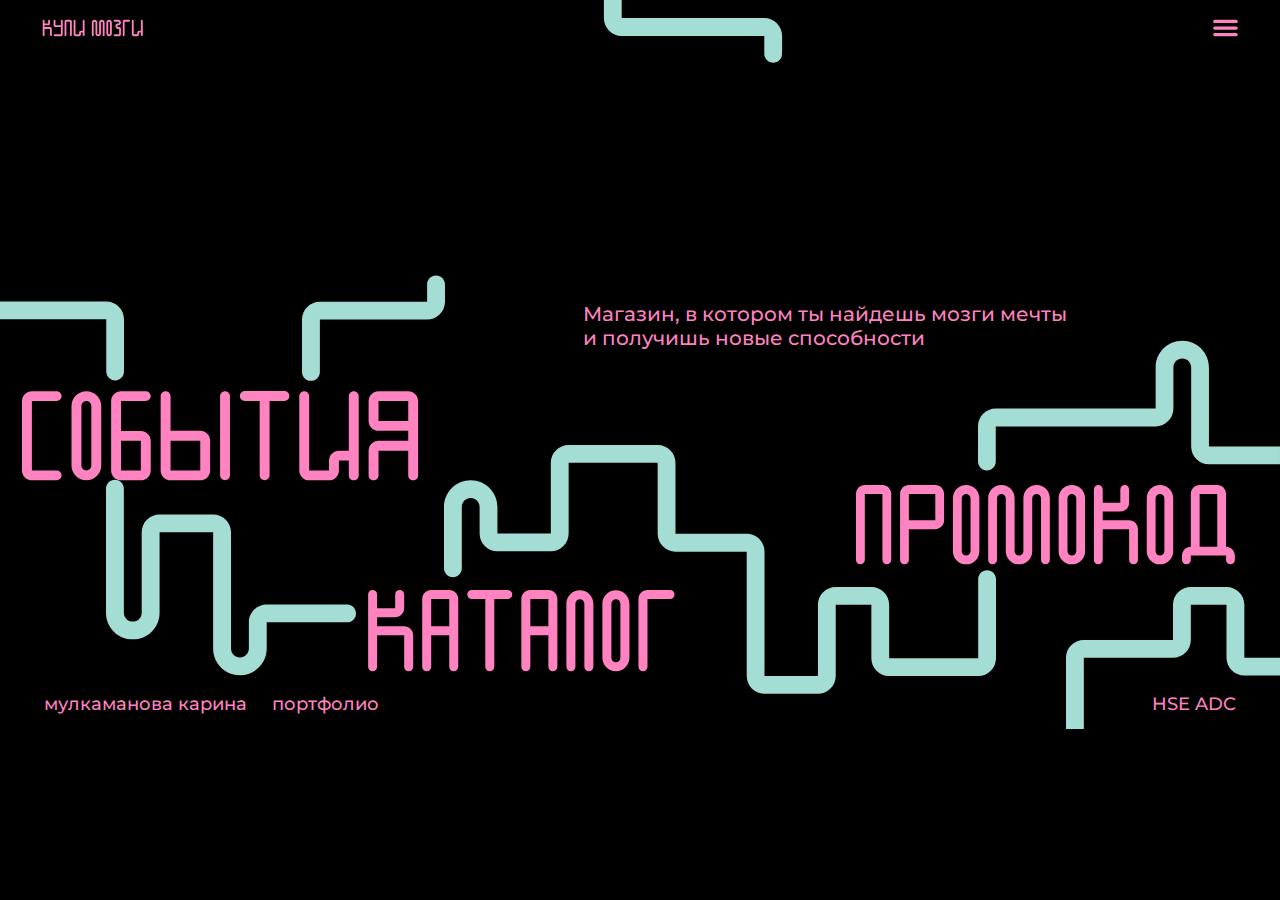
<file: index.html>
<!DOCTYPE html>
<html lang="en" dir="ltr">
  <head>
    <meta charset="utf-8">
    <title>Главная</title>
    <meta name="viewport" content="width=device-width, initial-scale=1">
    <meta property="og:url" content="https://karinamulk.github.io/promosite/">
    <meta property="og:title" content="KupiMozgiPromosite">
    <meta property="og:description" content="Промосайт магазина «Купи мозги»">
    <meta property="og:image" content="">
    <link rel="icon" type="image/svg" href="https://raw.githubusercontent.com/karinamulk/promosite/main/images/flavicon.png">
    <script src="https://ajax.googleapis.com/ajax/libs/jquery/3.5.1/jquery.min.js"></script>
    <link rel="preconnect" href="https://fonts.gstatic.com">
    <link href="https://fonts.googleapis.com/css2?family=Montserrat:ital,wght@0,100;0,200;0,300;0,400;0,500;0,600;0,700;0,800;0,900;1,100;1,200;1,300;1,400;1,500;1,600;1,700;1,800;1,900&display=swap" rel="stylesheet">
    <link rel="stylesheet" href="stylesheets/style.css">
    <script src="js/all.js" charset="utf-8"></script>
    <style media="screen">



    </style>
    <script type="text/javascript">

    </script>
  </head>
  <body>
    <div class="standart_wrapper">
      <div class="standart_sootnosheniye">
        <div class="standart_content">
          <div class="menubar">
            <a href="#" class="logo">
              <svg class="logo_img" width="124" height="20" viewBox="0 0 124 20" fill="none" xmlns="http://www.w3.org/2000/svg">
              <path d="M60.8887 3.33333V18.8889C60.8887 19.5025 61.3861 20 61.9998 20C62.6134 20 63.1109 19.5025 63.1109 18.8889V3.33333C63.1109 2.71968 63.6084 2.22222 64.222 2.22222C64.8357 2.22222 65.3331 2.71968 65.3331 3.33333V16.6667C65.3331 18.5076 66.8255 20 68.6664 20C70.5074 20 71.9998 18.5076 71.9998 16.6667V3.33333C71.9998 2.71968 72.4972 2.22222 73.1109 2.22222C73.7245 2.22222 74.222 2.71968 74.222 3.33333V18.8889C74.222 19.5025 74.7195 20 75.3331 20C75.9468 20 76.4442 19.5025 76.4442 18.8889V3.33333C76.4442 1.49238 74.9518 0 73.1109 0C71.2699 0 69.7776 1.49239 69.7776 3.33334V16.6667C69.7776 17.2803 69.2801 17.7778 68.6664 17.7778C68.0528 17.7778 67.5553 17.2803 67.5553 16.6667V3.33333C67.5553 1.49238 66.063 0 64.222 0C62.3811 0 60.8887 1.49238 60.8887 3.33333Z" fill="#FF83C1"/>
              <path fill-rule="evenodd" clip-rule="evenodd" d="M78.6665 3.33333V16.6667C78.6665 18.5076 80.1589 20 81.9998 20C83.8408 20 85.3332 18.5076 85.3332 16.6667V3.33333C85.3332 1.49238 83.8408 0 81.9998 0C80.1589 0 78.6665 1.49238 78.6665 3.33333ZM81.9998 17.7778C82.6135 17.7778 83.1109 17.2803 83.1109 16.6667V3.33333C83.1109 2.71968 82.6135 2.22222 81.9998 2.22222V2.22222C81.3862 2.22222 80.8887 2.71968 80.8887 3.33333V16.6667C80.8887 17.2803 81.3862 17.7778 81.9998 17.7778V17.7778Z" fill="#FF83C1"/>
              <path d="M34.2218 18.8889V2.22222H29.7774V18.8889C29.7774 19.5025 29.2799 20 28.6663 20C28.0526 20 27.5552 19.5025 27.5552 18.8889V2.22222C27.5552 0.994923 28.5501 0 29.7774 0H34.2218C35.4491 0 36.4441 0.994923 36.4441 2.22222V2.38173V18.8889C36.4441 19.5025 35.9466 20 35.333 20C34.7193 20 34.2218 19.5025 34.2218 18.8889Z" fill="#FF83C1"/>
              <path d="M0.888672 18.8889V1.11111C0.888672 0.497461 1.38613 0 1.99978 0C2.61343 0 3.11089 0.497462 3.11089 1.11111V4.44444H7.55534V1.11111C7.55534 0.497461 8.0528 0 8.66645 0C9.2801 0 9.77756 0.497462 9.77756 1.11111V4.44444C9.77756 5.67174 8.78264 6.66667 7.55534 6.66667H3.11089V8.88889H9.77756C11.0049 8.88889 11.9998 9.88381 11.9998 11.1111V18.8889C11.9998 19.5025 11.5023 20 10.8887 20C10.275 20 9.77756 19.5025 9.77756 18.8889V11.1111H3.11089V18.8889C3.11089 19.5025 2.61343 20 1.99978 20C1.38613 20 0.888672 19.5025 0.888672 18.8889Z" fill="#FF83C1"/>
              <path d="M100.889 2.22222V18.8889C100.889 19.5025 100.391 20 99.7776 20C99.164 20 98.6665 19.5025 98.6665 18.8889V2.22222C98.6665 0.994923 99.6614 0 100.889 0H106.444C107.058 0 107.555 0.497462 107.555 1.11111C107.555 1.72476 107.058 2.22222 106.444 2.22222H100.889Z" fill="#FF83C1"/>
              <path d="M49.7776 15.5556H47.5554V17.7778C47.5554 19.0051 46.5605 20 45.3332 20H40.8887C39.6614 20 38.6665 19.0051 38.6665 17.7778V1.11111C38.6665 0.497461 39.164 0 39.7776 0C40.3913 0 40.8887 0.497462 40.8887 1.11111V17.7778H45.3332V15.5556C45.3332 14.3283 46.3281 13.3333 47.5554 13.3333H49.7776V1.11111C49.7776 0.497461 50.2751 0 50.8887 0C51.5024 0 51.9998 0.497461 51.9998 1.11111V18.8889C51.9998 19.5025 51.5024 20 50.8887 20C50.2751 20 49.7776 19.5025 49.7776 18.8889V15.5556Z" fill="#FF83C1"/>
              <path d="M120.889 15.5556H118.667V17.7778C118.667 19.0051 117.672 20 116.444 20H112C110.773 20 109.778 19.0051 109.778 17.7778V1.11111C109.778 0.497461 110.275 0 110.889 0C111.503 0 112 0.497462 112 1.11111V17.7778H116.444V15.5556C116.444 14.3283 117.439 13.3333 118.667 13.3333H120.889V1.11111C120.889 0.497461 121.386 0 122 0C122.614 0 123.111 0.497461 123.111 1.11111V18.8889C123.111 19.5025 122.614 20 122 20C121.386 20 120.889 19.5025 120.889 18.8889V15.5556Z" fill="#FF83C1"/>
              <path d="M23.1106 17.7778V8.88889H16.4439C15.2166 8.88889 14.2217 7.89397 14.2217 6.66667V1.11111C14.2217 0.497461 14.7191 0 15.3328 0C15.9464 0 16.4439 0.49746 16.4439 1.11111V6.66667H23.1106V1.11111C23.1106 0.497461 23.608 0 24.2217 0C24.8353 0 25.3328 0.497462 25.3328 1.11111V17.7778C25.3328 19.0051 24.3379 20 23.1106 20H15.3328C14.7191 20 14.2217 19.5025 14.2217 18.8889C14.2217 18.2752 14.7191 17.7778 15.3328 17.7778H23.1106Z" fill="#FF83C1"/>
              <path d="M93.129 2.22222H88.6668C88.0531 2.22222 87.5557 1.72476 87.5557 1.11111C87.5557 0.497462 88.0531 0 88.6668 0H93.129C94.9601 0 96.4446 1.48441 96.4446 3.31551V3.96436C96.4446 5.43712 95.2506 6.63103 93.7779 6.63103H93.1112C92.4976 6.63103 92.0001 7.12849 92.0001 7.74214C92.0001 8.35579 92.4976 8.85325 93.1112 8.85325H94.2223C95.4496 8.85325 96.4446 9.84817 96.4446 11.0755V11.1976V17.7778C96.4446 19.0051 95.4496 20 94.2223 20H88.6668C88.0531 20 87.5557 19.5025 87.5557 18.8889C87.5557 18.2752 88.0531 17.7778 88.6668 17.7778H94.2223V11.1976H93.1723C91.2976 11.1976 89.7779 9.67787 89.7779 7.8032V7.07547C89.7779 5.60271 90.9718 4.4088 92.4446 4.4088H93.129C93.7328 4.4088 94.2223 3.91932 94.2223 3.31551C94.2223 2.71171 93.7328 2.22222 93.129 2.22222Z" fill="#FF83C1"/>
              </svg>
            </a>

            <svg class="burger" width="30" height="20" viewBox="0 0 30 20" fill="none" xmlns="http://www.w3.org/2000/svg">
            <rect x="0.195312" y="0.0566406" width="29.8044" height="3.98858" rx="1.99429" fill="#FF83C1"/>
            <rect x="0.195312" y="8.0332" width="29.8044" height="3.98858" rx="1.99429" fill="#FF83C1"/>
            <rect x="0.195312" y="16.0117" width="29.8044" height="3.98858" rx="1.99429" fill="#FF83C1"/>
            </svg>
            <img class="fp_decor7" src="images/firstpage_decor7.svg" alt="">

          </div>
          <div class="right_menu">
            <img class="right_menu_img" src="images/right_menu.svg" alt="">
            <img class="right_menu_img_ipad" src="images/right_menu_ipad.svg" alt="">
            <img class="right_menu_img_iphone" src="images/right_menu_iphone.svg" alt="">
            <div class="menu_round" id="menu_round1"><a href="catalog.html"></a></div>
            <div class="menu_round" id="menu_round2"><a href="gallery.html"></a></div>
            <div class="menu_round" id="menu_round3"><a href="order.html"></a></div>
            <div class="menu_round" id="menu_round4"><a href="space.html"></a></div>
            <div class="menu_round" id="menu_round5"><a href="kids.html"></a></div>
            <div class="menu_round" id="menu_round6"><a href="contacts.html"></a></div>
            <a href="catalog.html" id="menu_text1">купить&nbsp;мозги</a>
            <a href="gallery.html" id="menu_text2">развлечения<br>и&nbsp;лекции</a>
            <a href="order.html" id="menu_text3">отследить&nbsp;заказ</a>
            <a href="space.html" id="menu_text4">о&nbsp;центре</a>
            <a href="kids.html" id="menu_text5">для&nbsp;детей</a>
            <a href="contacts.html" id="menu_text6">контакты</a>
            <div class="menu_krest">
              <svg class="menu_krest_img" width="30" height="21" viewBox="0 0 30 21" fill="none" xmlns="http://www.w3.org/2000/svg">
              <path fill-rule="evenodd" clip-rule="evenodd" d="M26.5323 0.644504C27.4709 0.0622081 28.7039 0.351066 29.2862 1.28968C29.8685 2.2283 29.5796 3.46125 28.641 4.04354L18.6205 10.26L28.6415 16.4767C29.5801 17.059 29.869 18.292 29.2867 19.2306C28.7044 20.1692 27.4714 20.4581 26.5328 19.8758L14.8267 12.6136L3.12053 19.8758C2.18192 20.4581 0.948971 20.1692 0.366676 19.2306C-0.21562 18.292 0.0732384 17.059 1.01186 16.4767L11.0328 10.26L1.01236 4.04354C0.0737359 3.46125 -0.215122 2.2283 0.367174 1.28968C0.949469 0.351066 2.18241 0.0622081 3.12103 0.644504L14.8267 7.90639L26.5323 0.644504Z" fill="black"/>
              </svg>
            </div>
          </div>
          <div class="black_square"></div>
          <div class="menubar_extra">

          </div>
          <div class="fp_row_block">
            <div class="fp_row">

            </div>
          </div>

          <div class="fp_main">
            <p class="p_tall p_tall_index">Магазин, в&nbspкотором ты найдешь мозги мечты и&nbspполучишь новые способности</p>
            <img class="fp_decor1" src="images/firstpage_decor1.svg" alt="">
            <img class="fp_decor2" src="images/firstpage_decor2.svg" alt="">
            <img class="fp_decor3" src="images/firstpage_decor3.svg" alt="">
            <img class="fp_decor4" src="images/firstpage_decor4.svg" alt="">
            <img class="fp_decor5" src="images/firstpage_decor5.svg" alt="">
            <img class="fp_decor6" src="images/firstpage_decor6.svg" alt="">
            <img class="fp_ip_decor1" src="images/fp_ip_decor1.svg" alt="">
            <img class="fp_ip_decor2" src="images/fp_ip_decor2.svg" alt="">
            <img class="fp_ip_decor3" src="images/fp_ip_decor3.svg" alt="">
            <img class="fp_ip_decor4" src="images/fp_ip_decor4.svg" alt="">
            <img class="fp_ip_decor5" src="images/fp_ip_decor5.svg" alt="">
            <img class="fp_iph_decor1" src="images/fp_iph_decor1.svg" alt="">
            <img class="fp_iph_decor2" src="images/fp_iph_decor2.svg" alt="">
            <img class="fp_iph_decor3" src="images/fp_iph_decor3.svg" alt="">
            <div class="fp_events">
              <a href="gallery.html">
                <svg class="fp_events_img" width="397" height="90" viewBox="0 0 397 90" fill="none" xmlns="http://www.w3.org/2000/svg">
                <path fill-rule="evenodd" clip-rule="evenodd" d="M49.542 14.9935V74.444C49.542 82.6524 56.1962 89.3066 64.4046 89.3066C72.613 89.3066 79.2672 82.6524 79.2672 74.444V14.9935C79.2672 6.78509 72.613 0.130859 64.4046 0.130859C56.1962 0.130859 49.542 6.78508 49.542 14.9935ZM64.4046 79.3982C67.1408 79.3982 69.3588 77.1801 69.3588 74.444V14.9935C69.3588 12.2574 67.1408 10.0393 64.4046 10.0393V10.0393C61.6685 10.0393 59.4504 12.2574 59.4504 14.9935V74.444C59.4504 77.1801 61.6685 79.3982 64.4046 79.3982V79.3982Z" fill="#FF83C1"/>
                <path d="M237.802 9.90842H222.939C220.203 9.90842 217.985 7.69034 217.985 4.95421C217.985 2.21808 220.203 0 222.939 0H262.573C265.309 0 267.527 2.21808 267.527 4.95421C267.527 7.69034 265.309 9.90842 262.573 9.90842H247.71V84.3524C247.71 87.0886 245.492 89.3066 242.756 89.3066C240.02 89.3066 237.802 87.0886 237.802 84.3524V9.90842Z" fill="#FF83C1"/>
                <path d="M9.90842 79.3982H34.6795C37.4156 79.3982 39.6337 81.6163 39.6337 84.3524C39.6337 87.0885 37.4156 89.3066 34.6795 89.3066H9.90842C4.43615 89.3066 0 84.8705 0 79.3982V10.0393C0 4.56701 4.43615 0.130859 9.90842 0.130859H34.6795C37.4156 0.130859 39.6337 2.34893 39.6337 5.08507C39.6337 7.8212 37.4156 10.0393 34.6795 10.0393H9.90842V79.3982Z" fill="#FF83C1"/>
                <path fill-rule="evenodd" clip-rule="evenodd" d="M99.0842 0.130859C93.6119 0.130859 89.1758 4.56701 89.1758 10.0393V10.0393V79.3982V79.3982C89.1758 84.8705 93.6119 89.3066 99.0842 89.3066V89.3066H118.901V89.3066C124.373 89.3066 128.809 84.8705 128.809 79.3982V79.3982V49.8167V49.8167C128.809 44.3444 124.373 39.9082 118.901 39.9082V39.9082H99.0842V10.0393H123.855C126.591 10.0393 128.809 7.8212 128.809 5.08507V5.08507C128.809 2.34893 126.591 0.130859 123.855 0.130859H99.0842V0.130859ZM99.0842 79.3982V49.8167H118.901V79.3982H99.0842Z" fill="#FF83C1"/>
                <path fill-rule="evenodd" clip-rule="evenodd" d="M138.718 5.08507V79.3982C138.718 84.8705 143.154 89.3066 148.626 89.3066H178.351C183.824 89.3066 188.26 84.8705 188.26 79.3982V49.6729C188.26 44.2007 183.824 39.7645 178.351 39.7645H148.626V5.08507C148.626 2.34893 146.408 0.130859 143.672 0.130859C140.936 0.130859 138.718 2.34893 138.718 5.08507ZM148.626 79.3982V49.6729H178.351V79.3982H148.626Z" fill="#FF83C1"/>
                <path d="M198.168 84.3524V5.08507C198.168 2.34893 200.387 0.130859 203.123 0.130859C205.859 0.130859 208.077 2.34893 208.077 5.08506V84.3524C208.077 87.0885 205.859 89.3066 203.123 89.3066C200.387 89.3066 198.168 87.0885 198.168 84.3524Z" fill="#FF83C1"/>
                <path d="M326.978 69.5542H317.07V79.4626C317.07 84.9349 312.634 89.3711 307.161 89.3711H287.344C281.872 89.3711 277.436 84.9349 277.436 79.4626V5.14952C277.436 2.41339 279.654 0.195312 282.39 0.195312C285.126 0.195312 287.344 2.41339 287.344 5.14952V79.4626H307.161V69.5542C307.161 64.082 311.597 59.6458 317.07 59.6458H326.978V5.14952C326.978 2.41339 329.196 0.195312 331.932 0.195312C334.668 0.195312 336.887 2.41338 336.887 5.14952V84.4169C336.887 87.153 334.668 89.3711 331.932 89.3711C329.196 89.3711 326.978 87.153 326.978 84.4169V69.5542Z" fill="#FF83C1"/>
                <path fill-rule="evenodd" clip-rule="evenodd" d="M346.794 10.1037V29.9206C346.794 35.3928 351.231 39.829 356.703 39.829H386.428V49.7374H356.703C351.231 49.7374 346.794 54.1735 346.794 59.6458V84.4169C346.794 87.153 349.013 89.3711 351.749 89.3711C354.485 89.3711 356.703 87.153 356.703 84.4169V59.6458H386.428V84.4169C386.428 87.153 388.646 89.3711 391.382 89.3711C394.118 89.3711 396.337 87.153 396.337 84.4169V10.1037C396.337 4.63146 391.9 0.195313 386.428 0.195313L356.703 0.195312C351.231 0.195312 346.794 4.63146 346.794 10.1037ZM356.703 29.9206V10.1037H386.428V29.9206H356.703Z" fill="#FF83C1"/>
                </svg>
              </a>

            </div>

            <div class="fp_catalog">
              <a href="catalog.html">
                <svg class="fp_catalog_img" width="338" height="90" viewBox="0 0 338 90" fill="none" xmlns="http://www.w3.org/2000/svg">
                <path fill-rule="evenodd" clip-rule="evenodd" d="M257.895 15.0044V74.4984C257.895 82.7128 264.554 89.3719 272.768 89.3719C280.982 89.3719 287.642 82.7128 287.642 74.4984V15.0044C287.642 6.78996 280.982 0.130859 272.768 0.130859C264.554 0.130859 257.895 6.78996 257.895 15.0044ZM272.768 79.4562C275.506 79.4562 277.726 77.2365 277.726 74.4984V15.0044C277.726 12.2662 275.506 10.0465 272.768 10.0465V10.0465C270.03 10.0465 267.81 12.2662 267.81 15.0044V74.4984C267.81 77.2365 270.03 79.4562 272.768 79.4562V79.4562Z" fill="#FF83C1"/>
                <path d="M218.287 14.9773V84.4141C218.287 87.1522 220.506 89.3719 223.244 89.3719C225.983 89.3719 228.202 87.1522 228.202 84.4141V14.9773C228.202 12.2541 230.41 10.0465 233.133 10.0465C235.856 10.0465 238.064 12.2541 238.064 14.9773V84.4141C238.064 87.1522 240.284 89.3719 243.022 89.3719C245.76 89.3719 247.979 87.1522 247.979 84.4141V14.9773C247.979 6.77783 241.333 0.130859 233.133 0.130859C224.934 0.130859 218.287 6.77785 218.287 14.9773Z" fill="#FF83C1"/>
                <path d="M129.047 9.91567H114.174C111.436 9.91567 109.216 7.69597 109.216 4.95784C109.216 2.2197 111.436 0 114.174 0H153.836C156.574 0 158.794 2.2197 158.794 4.95784C158.794 7.69597 156.574 9.91567 153.836 9.91567H138.963V84.4142C138.963 87.1523 136.743 89.372 134.005 89.372C131.267 89.372 129.047 87.1523 129.047 84.4142V9.91567Z" fill="#FF83C1"/>
                <path d="M0.144531 84.2832V4.95784C0.144531 2.2197 2.36423 0 5.10237 0C7.84051 0 10.0602 2.2197 10.0602 4.95784V19.8313H29.8915V4.95784C29.8915 2.2197 32.1112 0 34.8494 0C37.5875 0 39.8072 2.2197 39.8072 4.95784V19.8313C39.8072 25.3076 35.3678 29.747 29.8915 29.747H10.0602V39.6627H39.8072C45.2835 39.6627 49.7229 44.1021 49.7229 49.5784V84.2832C49.7229 87.0213 47.5032 89.241 44.7651 89.241C42.0269 89.241 39.8072 87.0213 39.8072 84.2832V49.5784H10.0602V84.2832C10.0602 87.0213 7.84051 89.241 5.10237 89.241C2.36423 89.241 0.144531 87.0213 0.144531 84.2832Z" fill="#FF83C1"/>
                <path fill-rule="evenodd" clip-rule="evenodd" d="M64.596 89.241C61.8579 89.241 59.6382 87.0213 59.6382 84.2832V9.91567V9.91567C59.6382 4.4394 64.0776 0 69.5539 0V0H89.3852V0C94.8615 0 99.3009 4.4394 99.3009 9.91567V9.91567V84.2832C99.3009 87.0213 97.0812 89.241 94.343 89.241V89.241C91.6049 89.241 89.3852 87.0213 89.3852 84.2832V49.5784H69.5539V84.2832C69.5539 87.0213 67.3342 89.241 64.596 89.241V89.241ZM69.5539 39.6627V9.91567H89.3852V39.6627H69.5539Z" fill="#FF83C1"/>
                <path fill-rule="evenodd" clip-rule="evenodd" d="M173.667 89.241C170.929 89.241 168.709 87.0213 168.709 84.2832V9.91567V9.91567C168.709 4.4394 173.148 0 178.625 0V0H198.456V0C203.932 0 208.372 4.4394 208.372 9.91567V9.91567V84.2832C208.372 87.0213 206.152 89.241 203.414 89.241V89.241C200.676 89.241 198.456 87.0213 198.456 84.2832V49.5784H178.625V84.2832C178.625 87.0213 176.405 89.241 173.667 89.241V89.241ZM178.625 39.6627V9.91567H198.456V39.6627H178.625Z" fill="#FF83C1"/>
                <path d="M307.527 9.91567V84.2832C307.527 87.0213 305.307 89.241 302.569 89.241C299.831 89.241 297.611 87.0213 297.611 84.2832V9.91567C297.611 4.4394 302.051 0 307.527 0H332.316C335.054 0 337.274 2.2197 337.274 4.95784C337.274 7.69597 335.054 9.91567 332.316 9.91567H307.527Z" fill="#FF83C1"/>
                </svg>
              </a>
            </div>

            <div class="fp_promokod">
              <a href="catalog.html#cat_game">
                <svg class="fp_promokod_img" width="427" height="90" viewBox="0 0 427 90" fill="none" xmlns="http://www.w3.org/2000/svg">
                <path d="M148.953 14.8954V84.407C148.953 87.1491 151.176 89.3721 153.918 89.3721C156.66 89.3721 158.883 87.1491 158.883 84.407V14.8953C158.883 12.1532 161.106 9.93023 163.848 9.93023C166.591 9.93023 168.814 12.1532 168.814 14.8953V74.4767C168.814 82.7032 175.482 89.3721 183.709 89.3721C191.935 89.3721 198.604 82.7032 198.604 74.4767V14.8953C198.604 12.1532 200.827 9.93023 203.569 9.93023C206.312 9.93023 208.535 12.1532 208.535 14.8953V84.407C208.535 87.1491 210.757 89.3721 213.5 89.3721C216.242 89.3721 218.465 87.1491 218.465 84.407V14.8954C218.465 6.66888 211.796 0 203.569 0C195.343 0 188.674 6.66887 188.674 14.8953V74.4767C188.674 77.2189 186.451 79.4418 183.709 79.4418C180.967 79.4418 178.744 77.2189 178.744 74.4767V14.8954C178.744 6.66888 172.075 0 163.848 0C155.622 0 148.953 6.66888 148.953 14.8954Z" fill="#FF83C1"/>
                <path fill-rule="evenodd" clip-rule="evenodd" d="M49.6509 9.93023V84.407C49.6509 87.1491 51.8738 89.3721 54.616 89.3721C57.3582 89.3721 59.5811 87.1491 59.5811 84.407V49.6512H89.3718C94.8561 49.6512 99.302 45.2052 99.302 39.7209V9.93023C99.302 4.44592 94.8561 0 89.3718 0H59.5811C54.0968 0 49.6509 4.44592 49.6509 9.93023ZM59.5811 39.7209V9.93023H89.3718V39.7209H59.5811Z" fill="#FF83C1"/>
                <path fill-rule="evenodd" clip-rule="evenodd" d="M109.233 14.8953V74.4767C109.233 82.7032 115.902 89.3721 124.128 89.3721C132.355 89.3721 139.024 82.7032 139.024 74.4767V14.8953C139.024 6.66888 132.355 0 124.128 0C115.902 0 109.233 6.66887 109.233 14.8953ZM124.128 79.4419C126.87 79.4419 129.093 77.2189 129.093 74.4767V14.8953C129.093 12.1532 126.87 9.93023 124.128 9.93023V9.93023C121.386 9.93023 119.163 12.1532 119.163 14.8953V74.4767C119.163 77.2189 121.386 79.4419 124.128 79.4419V79.4419Z" fill="#FF83C1"/>
                <path fill-rule="evenodd" clip-rule="evenodd" d="M228.395 14.8953V74.4767C228.395 82.7032 235.064 89.3721 243.29 89.3721C251.517 89.3721 258.186 82.7032 258.186 74.4767V14.8953C258.186 6.66888 251.517 0 243.29 0C235.064 0 228.395 6.66887 228.395 14.8953ZM243.29 79.4419C246.033 79.4419 248.255 77.2189 248.255 74.4767V14.8953C248.255 12.1532 246.033 9.93023 243.29 9.93023V9.93023C240.548 9.93023 238.325 12.1532 238.325 14.8953V74.4767C238.325 77.2189 240.548 79.4419 243.29 79.4419V79.4419Z" fill="#FF83C1"/>
                <path fill-rule="evenodd" clip-rule="evenodd" d="M327.698 14.8953V74.4767C327.698 82.7032 334.367 89.3721 342.593 89.3721C350.82 89.3721 357.488 82.7032 357.488 74.4767V14.8953C357.488 6.66888 350.82 0 342.593 0C334.367 0 327.698 6.66887 327.698 14.8953ZM342.593 79.4419C345.335 79.4419 347.558 77.2189 347.558 74.4767V14.8953C347.558 12.1532 345.335 9.93023 342.593 9.93023V9.93023C339.851 9.93023 337.628 12.1532 337.628 14.8953V74.4767C337.628 77.2189 339.851 79.4419 342.593 79.4419V79.4419Z" fill="#FF83C1"/>
                <path d="M29.7907 84.407V9.93023H9.93023V84.407C9.93023 87.1491 7.70727 89.3721 4.96512 89.3721C2.22296 89.3721 0 87.1491 0 84.407V9.93023C0 4.44591 4.44592 0 9.93023 0H29.7907C35.275 0 39.7209 4.44592 39.7209 9.93023V10.643V84.407C39.7209 87.1491 37.498 89.3721 34.7558 89.3721C32.0137 89.3721 29.7907 87.1491 29.7907 84.407Z" fill="#FF83C1"/>
                <path d="M268.116 84.407V4.96512C268.116 2.22296 270.339 0 273.081 0C275.823 0 278.046 2.22296 278.046 4.96511V19.8605H297.907V4.96512C297.907 2.22296 300.13 0 302.872 0C305.614 0 307.837 2.22296 307.837 4.96511V19.8605C307.837 25.3448 303.391 29.7907 297.907 29.7907H278.046V39.7209H307.837C313.321 39.7209 317.767 44.1668 317.767 49.6512V84.407C317.767 87.1491 315.544 89.3721 312.802 89.3721C310.06 89.3721 307.837 87.1491 307.837 84.407V49.6512H278.046V84.407C278.046 87.1491 275.823 89.3721 273.081 89.3721C270.339 89.3721 268.116 87.1491 268.116 84.407Z" fill="#FF83C1"/>
                <path fill-rule="evenodd" clip-rule="evenodd" d="M367.419 84.407V79.4419C367.419 73.9575 371.865 69.5116 377.349 69.5116V9.93023C377.349 4.44592 381.795 0 387.279 0H407.14C412.624 0 417.07 4.44592 417.07 9.93023V69.5116C422.554 69.5116 427 73.9575 427 79.4419V84.407C427 87.1491 424.777 89.3721 422.035 89.3721C419.293 89.3721 417.07 87.1491 417.07 84.407V79.4419H377.349V84.407C377.349 87.1491 375.126 89.3721 372.384 89.3721C369.642 89.3721 367.419 87.1491 367.419 84.407ZM387.279 69.5116V9.93023H407.14V69.5116H387.279Z" fill="#FF83C1"/>
                </svg>
              </a>

            </div>

          </div>

          <div class="futter">
            <div class="futter_left">
              <a class="futter_left1" href="https://www.instagram.com/mulkamanova/">мулкаманова&nbspкарина</a>
              <a href="https://portfolio.hse.ru/Student/16421">портфолио</a>
            </div>
            <a href="https://www.instagram.com/hseadc/">HSE ADC</a>
          </div>
        </div>
      </div>
    </div>
  </body>
</html>
</file>
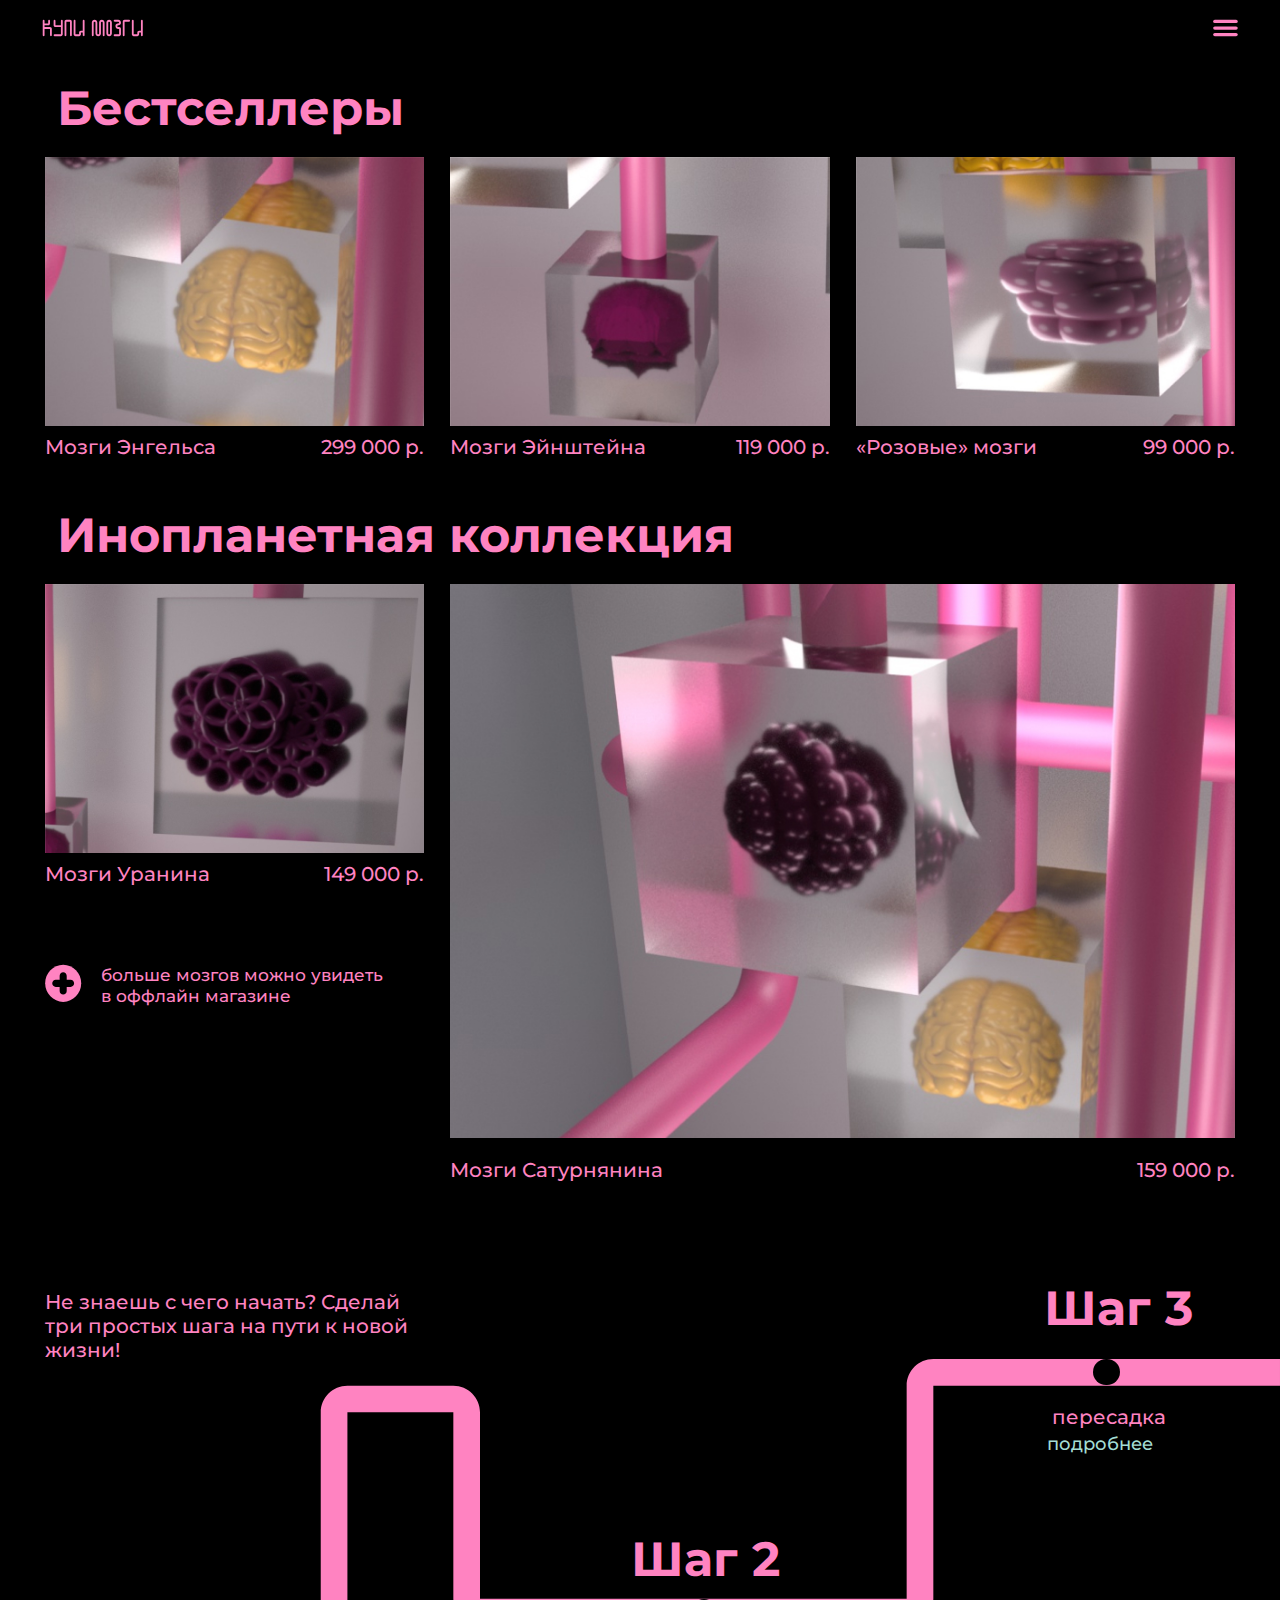
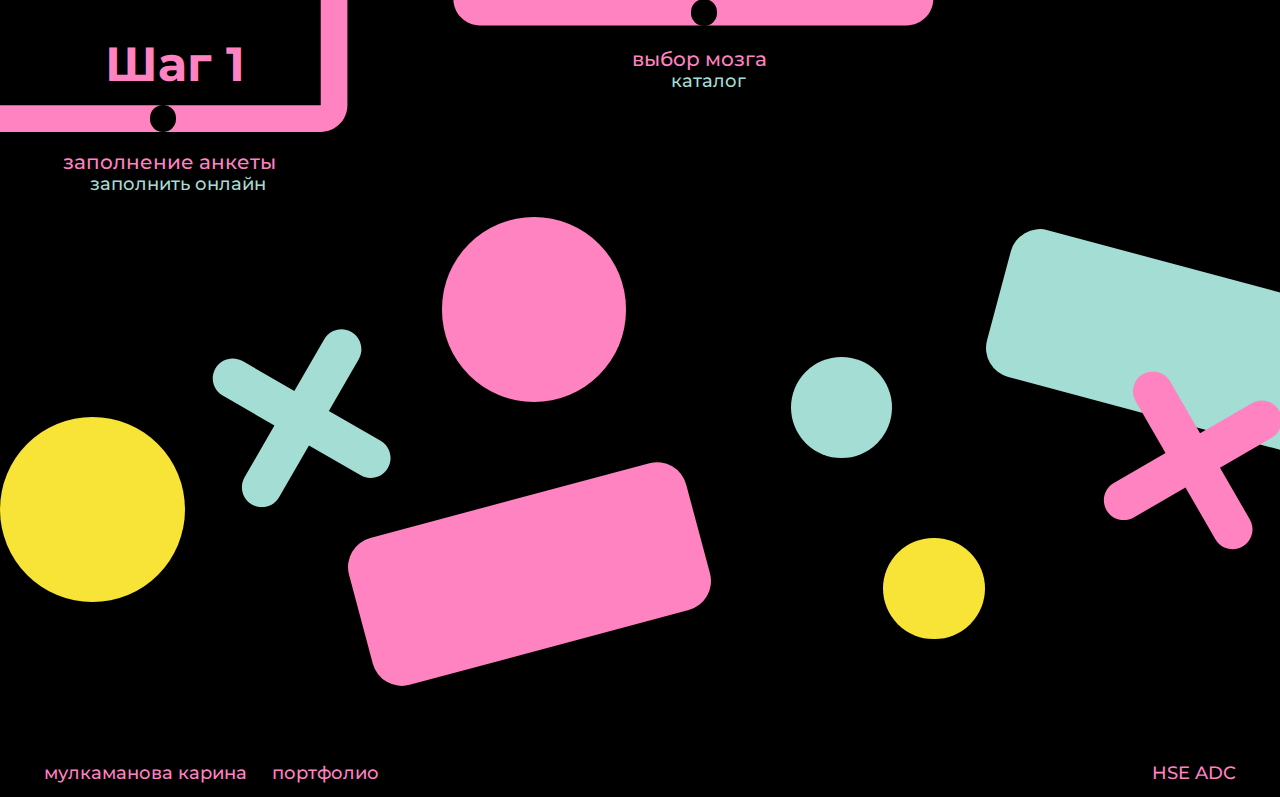
<file: catalog.html>
<!DOCTYPE html>
<html lang="en" dir="ltr">
  <head>
    <meta charset="utf-8">
    <title>Каталог</title>
    <meta name="viewport" content="width=device-width, initial-scale=1">
    <meta property="og:url" content="https://karinamulk.github.io/promosite/">
    <meta property="og:title" content="KupiMozgiPromosite">
    <meta property="og:description" content="Промосайт магазина «Купи мозги»">
    <meta property="og:image" content="">
    <link rel="icon" type="image/svg" href="https://raw.githubusercontent.com/karinamulk/promosite/main/images/flavicon.png">
    <script src="https://ajax.googleapis.com/ajax/libs/jquery/3.5.1/jquery.min.js"></script>
    <link rel="preconnect" href="https://fonts.gstatic.com">
    <link href="https://fonts.googleapis.com/css2?family=Montserrat:ital,wght@0,100;0,200;0,300;0,400;0,500;0,600;0,700;0,800;0,900;1,100;1,200;1,300;1,400;1,500;1,600;1,700;1,800;1,900&display=swap" rel="stylesheet">
    <link rel="stylesheet" href="stylesheets/style.css">
    <script src="js/all.js" charset="utf-8"></script>

    <style media="screen">

    </style>

    <!-- И вот такой скрипт -->
    <script type="text/javascript">


    </script>

    <script>



    </script>
  </head>


  <body>
    <div class="cat_wrapper">
      <div class="cat_sootnosheniye">
        <div class="cat_content">
          <div class="menubar">
            <a href="index.html" class="logo">
              <svg class="logo_img" width="124" height="20" viewBox="0 0 124 20" fill="none" xmlns="http://www.w3.org/2000/svg">
              <path d="M60.8887 3.33333V18.8889C60.8887 19.5025 61.3861 20 61.9998 20C62.6134 20 63.1109 19.5025 63.1109 18.8889V3.33333C63.1109 2.71968 63.6084 2.22222 64.222 2.22222C64.8357 2.22222 65.3331 2.71968 65.3331 3.33333V16.6667C65.3331 18.5076 66.8255 20 68.6664 20C70.5074 20 71.9998 18.5076 71.9998 16.6667V3.33333C71.9998 2.71968 72.4972 2.22222 73.1109 2.22222C73.7245 2.22222 74.222 2.71968 74.222 3.33333V18.8889C74.222 19.5025 74.7195 20 75.3331 20C75.9468 20 76.4442 19.5025 76.4442 18.8889V3.33333C76.4442 1.49238 74.9518 0 73.1109 0C71.2699 0 69.7776 1.49239 69.7776 3.33334V16.6667C69.7776 17.2803 69.2801 17.7778 68.6664 17.7778C68.0528 17.7778 67.5553 17.2803 67.5553 16.6667V3.33333C67.5553 1.49238 66.063 0 64.222 0C62.3811 0 60.8887 1.49238 60.8887 3.33333Z" fill="#FF83C1"/>
              <path fill-rule="evenodd" clip-rule="evenodd" d="M78.6665 3.33333V16.6667C78.6665 18.5076 80.1589 20 81.9998 20C83.8408 20 85.3332 18.5076 85.3332 16.6667V3.33333C85.3332 1.49238 83.8408 0 81.9998 0C80.1589 0 78.6665 1.49238 78.6665 3.33333ZM81.9998 17.7778C82.6135 17.7778 83.1109 17.2803 83.1109 16.6667V3.33333C83.1109 2.71968 82.6135 2.22222 81.9998 2.22222V2.22222C81.3862 2.22222 80.8887 2.71968 80.8887 3.33333V16.6667C80.8887 17.2803 81.3862 17.7778 81.9998 17.7778V17.7778Z" fill="#FF83C1"/>
              <path d="M34.2218 18.8889V2.22222H29.7774V18.8889C29.7774 19.5025 29.2799 20 28.6663 20C28.0526 20 27.5552 19.5025 27.5552 18.8889V2.22222C27.5552 0.994923 28.5501 0 29.7774 0H34.2218C35.4491 0 36.4441 0.994923 36.4441 2.22222V2.38173V18.8889C36.4441 19.5025 35.9466 20 35.333 20C34.7193 20 34.2218 19.5025 34.2218 18.8889Z" fill="#FF83C1"/>
              <path d="M0.888672 18.8889V1.11111C0.888672 0.497461 1.38613 0 1.99978 0C2.61343 0 3.11089 0.497462 3.11089 1.11111V4.44444H7.55534V1.11111C7.55534 0.497461 8.0528 0 8.66645 0C9.2801 0 9.77756 0.497462 9.77756 1.11111V4.44444C9.77756 5.67174 8.78264 6.66667 7.55534 6.66667H3.11089V8.88889H9.77756C11.0049 8.88889 11.9998 9.88381 11.9998 11.1111V18.8889C11.9998 19.5025 11.5023 20 10.8887 20C10.275 20 9.77756 19.5025 9.77756 18.8889V11.1111H3.11089V18.8889C3.11089 19.5025 2.61343 20 1.99978 20C1.38613 20 0.888672 19.5025 0.888672 18.8889Z" fill="#FF83C1"/>
              <path d="M100.889 2.22222V18.8889C100.889 19.5025 100.391 20 99.7776 20C99.164 20 98.6665 19.5025 98.6665 18.8889V2.22222C98.6665 0.994923 99.6614 0 100.889 0H106.444C107.058 0 107.555 0.497462 107.555 1.11111C107.555 1.72476 107.058 2.22222 106.444 2.22222H100.889Z" fill="#FF83C1"/>
              <path d="M49.7776 15.5556H47.5554V17.7778C47.5554 19.0051 46.5605 20 45.3332 20H40.8887C39.6614 20 38.6665 19.0051 38.6665 17.7778V1.11111C38.6665 0.497461 39.164 0 39.7776 0C40.3913 0 40.8887 0.497462 40.8887 1.11111V17.7778H45.3332V15.5556C45.3332 14.3283 46.3281 13.3333 47.5554 13.3333H49.7776V1.11111C49.7776 0.497461 50.2751 0 50.8887 0C51.5024 0 51.9998 0.497461 51.9998 1.11111V18.8889C51.9998 19.5025 51.5024 20 50.8887 20C50.2751 20 49.7776 19.5025 49.7776 18.8889V15.5556Z" fill="#FF83C1"/>
              <path d="M120.889 15.5556H118.667V17.7778C118.667 19.0051 117.672 20 116.444 20H112C110.773 20 109.778 19.0051 109.778 17.7778V1.11111C109.778 0.497461 110.275 0 110.889 0C111.503 0 112 0.497462 112 1.11111V17.7778H116.444V15.5556C116.444 14.3283 117.439 13.3333 118.667 13.3333H120.889V1.11111C120.889 0.497461 121.386 0 122 0C122.614 0 123.111 0.497461 123.111 1.11111V18.8889C123.111 19.5025 122.614 20 122 20C121.386 20 120.889 19.5025 120.889 18.8889V15.5556Z" fill="#FF83C1"/>
              <path d="M23.1106 17.7778V8.88889H16.4439C15.2166 8.88889 14.2217 7.89397 14.2217 6.66667V1.11111C14.2217 0.497461 14.7191 0 15.3328 0C15.9464 0 16.4439 0.49746 16.4439 1.11111V6.66667H23.1106V1.11111C23.1106 0.497461 23.608 0 24.2217 0C24.8353 0 25.3328 0.497462 25.3328 1.11111V17.7778C25.3328 19.0051 24.3379 20 23.1106 20H15.3328C14.7191 20 14.2217 19.5025 14.2217 18.8889C14.2217 18.2752 14.7191 17.7778 15.3328 17.7778H23.1106Z" fill="#FF83C1"/>
              <path d="M93.129 2.22222H88.6668C88.0531 2.22222 87.5557 1.72476 87.5557 1.11111C87.5557 0.497462 88.0531 0 88.6668 0H93.129C94.9601 0 96.4446 1.48441 96.4446 3.31551V3.96436C96.4446 5.43712 95.2506 6.63103 93.7779 6.63103H93.1112C92.4976 6.63103 92.0001 7.12849 92.0001 7.74214C92.0001 8.35579 92.4976 8.85325 93.1112 8.85325H94.2223C95.4496 8.85325 96.4446 9.84817 96.4446 11.0755V11.1976V17.7778C96.4446 19.0051 95.4496 20 94.2223 20H88.6668C88.0531 20 87.5557 19.5025 87.5557 18.8889C87.5557 18.2752 88.0531 17.7778 88.6668 17.7778H94.2223V11.1976H93.1723C91.2976 11.1976 89.7779 9.67787 89.7779 7.8032V7.07547C89.7779 5.60271 90.9718 4.4088 92.4446 4.4088H93.129C93.7328 4.4088 94.2223 3.91932 94.2223 3.31551C94.2223 2.71171 93.7328 2.22222 93.129 2.22222Z" fill="#FF83C1"/>
              </svg>
            </a>

            <svg class="burger" width="30" height="20" viewBox="0 0 30 20" fill="none" xmlns="http://www.w3.org/2000/svg">
            <rect x="0.195312" y="0.0566406" width="29.8044" height="3.98858" rx="1.99429" fill="#FF83C1"/>
            <rect x="0.195312" y="8.0332" width="29.8044" height="3.98858" rx="1.99429" fill="#FF83C1"/>
            <rect x="0.195312" y="16.0117" width="29.8044" height="3.98858" rx="1.99429" fill="#FF83C1"/>
            </svg>

          </div>

          <div class="right_menu">
            <img class="right_menu_img" src="images/right_menu.svg" alt="">
            <img class="right_menu_img_ipad" src="images/right_menu_ipad.svg" alt="">
            <img class="right_menu_img_iphone" src="images/right_menu_iphone.svg" alt="">
            <div class="menu_round" id="menu_round1"><a href="catalog.html"></a></div>
            <div class="menu_round" id="menu_round2"><a href="gallery.html"></a></div>
            <div class="menu_round" id="menu_round3"><a href="order.html"></a></div>
            <div class="menu_round" id="menu_round4"><a href="space.html"></a></div>
            <div class="menu_round" id="menu_round5"><a href="kids.html"></a></div>
            <div class="menu_round" id="menu_round6"><a href="contacts.html"></a></div>
            <a href="catalog.html" id="menu_text1">купить&nbsp;мозги</a>
            <a href="gallery.html" id="menu_text2">развлечения<br>и&nbsp;лекции</a>
            <a href="order.html" id="menu_text3">отследить&nbsp;заказ</a>
            <a href="space.html" id="menu_text4">о&nbsp;центре</a>
            <a href="kids.html" id="menu_text5">для&nbsp;детей</a>
            <a href="contacts.html" id="menu_text6">контакты</a>
            <div class="menu_krest">
              <svg class="menu_krest_img" width="30" height="21" viewBox="0 0 30 21" fill="none" xmlns="http://www.w3.org/2000/svg">
              <path fill-rule="evenodd" clip-rule="evenodd" d="M26.5323 0.644504C27.4709 0.0622081 28.7039 0.351066 29.2862 1.28968C29.8685 2.2283 29.5796 3.46125 28.641 4.04354L18.6205 10.26L28.6415 16.4767C29.5801 17.059 29.869 18.292 29.2867 19.2306C28.7044 20.1692 27.4714 20.4581 26.5328 19.8758L14.8267 12.6136L3.12053 19.8758C2.18192 20.4581 0.948971 20.1692 0.366676 19.2306C-0.21562 18.292 0.0732384 17.059 1.01186 16.4767L11.0328 10.26L1.01236 4.04354C0.0737359 3.46125 -0.215122 2.2283 0.367174 1.28968C0.949469 0.351066 2.18241 0.0622081 3.12103 0.644504L14.8267 7.90639L26.5323 0.644504Z" fill="black"/>
              </svg>
            </div>
          </div>
          <div class="black_square"></div>
          <div class="cat_menubar_extra">

          </div>
          <div class="catp_content">
            <div class="catalog_block" id="catalog">
              <h1>Бестселлеры</h1>
              <div class="cat_line">
                <div class="cat_line_item">
                  <div class="cat_item cat_item1">
                    <div class="cat_item_hover">
                      <p>Способности:</p>
                      <ul>
                        <li>Философский&nbspталант</li>
                        <li>Знание&nbspмировой&nbspистории</li>
                        <li>Владение&nbsp24&nbspязыками</li>
                      </ul>
                      <p class="cat_weight3">Вес:    2.1 кг</p>
                    </div>
                  </div>
                  <div class="cat_item_info">
                    <p class="p_tall">Мозги&nbspЭнгельса</p>
                    <p class="p_tall">299&nbsp000&nbspр.</p>
                  </div>
                </div>
                <div class="cat_line_item">
                  <div class="cat_item cat_item2">
                    <div class="cat_item_hover">
                      <p>Способности:</p>
                      <ul>
                        <li>Знание&nbspфизики</li>
                        <li>Умение&nbspиграть&nbspна&nbspскрипке</li>
                      </ul>
                      <p class="cat_weight2">Вес:    1.9 кг</p>
                    </div>
                  </div>
                  <div class="cat_item_info">
                    <p class="p_tall">Мозги&nbspЭйнштейна</p>
                    <p class="p_tall">119&nbsp000&nbspр.</p>
                  </div>
                </div>
                <div class="cat_line_item cat_line_item3">
                  <div class="cat_item cat_item3">
                    <div class="cat_item_hover">
                      <p>Способности:</p>
                      <ul>
                        <li>Позитивное&nbspмышление</li>
                        <li>Хорошее&nbspнастроение</li>
                      </ul>
                      <p class="cat_weight2">Вес:    1.6 кг</p>
                    </div>
                  </div>
                  <div class="cat_item_info">
                    <p class="p_tall">«Розовые»&nbspмозги</p>
                    <p class="p_tall">99&nbsp000&nbspр.</p>
                  </div>
                </div>
              </div>
              <h1>Инопланетная коллекция</h1>
              <div class="cat_line cat_line2">
                <div class="cat_line2_block">
                  <div class="cat_line_item cat_line_item4">
                    <div class="cat_item cat_item4">
                      <div class="cat_item_hover">
                        <p>Способности:</p>
                        <ul>
                          <li>Замедленное&nbspощущение времени</li>
                          <li>Устойчивость&nbspк&nbspхолоду</li>
                        </ul>
                        <p class="cat_weight4">Вес:    2.1 кг</p>
                      </div>
                    </div>
                    <div class="cat_item_info">
                      <p class="p_tall">Мозги&nbspУранина</p>
                      <p class="p_tall">149&nbsp000&nbspр.</p>
                    </div>
                  </div>

                  <div class="cat_line_plus">
                    <img src="images/plus.svg" alt="">
                    <p>больше мозгов можно увидеть в&nbspоффлайн магазине</p>
                  </div>
                </div>
                <div class="cat_line2_block cat_line2_block2">
                  <div class="cat_line_item cat_line_item5">
                    <div class="cat_item cat_item5">
                      <div class="cat_item_hover cat_item_hover5">
                        <p>Способности:</p>
                        <ul class="ul_big ul_big_ipad">
                          <li>Хороший вестибулярный аппарат</li>
                          <li>Владение языком жителей сатурна</li>
                          <li>Устойчивость&nbspк&nbspхолоду</li>
                        </ul>
                        <p class="cat_weight5">Вес:    5.2 кг</p>
                      </div>
                    </div>
                    <div class="cat_item_info cat_item_info5">
                      <p class="p_tall">Мозги&nbspСатурнянина</p>
                      <p class="p_tall">159&nbsp000&nbspр.</p>
                    </div>
                  </div>
                </div>
              </div>
              <div class="cat_line_plus_ipad">
                <img src="images/plus.svg" alt="">
                <p>больше мозгов можно увидеть в&nbsp;оффлайн магазине</p>
              </div>
            </div>
            <div class="cat_timeline">
              <img class="cat_timeline_img" src="images/timeline.svg" alt="">
              <img class="cat_timeline_img_ipad" src="images/cat_timeline_img_ipad.svg" alt="">
              <img class="cat_timeline_img_iphone" src="images/cat_timeline_img_iphone.svg" alt="">
              <p class="p_tall dontknow">Не&nbspзнаешь с&nbspчего начать? Сделай три простых шага на&nbspпути к&nbspновой жизни!</p>
              <h1 class="cat_step1">Шаг 1</h1>
              <h1 class="cat_step2">Шаг 2</h1>
              <h1 class="cat_step3">Шаг 3</h1>
              <p class="p_tall cat_step1_text">заполнение&nbspанкеты</p>
              <p class="p_tall cat_step2_text">выбор&nbspмозга</p>
              <p class="p_tall cat_step3_text">пересадка</p>
              <a href="user_ank.html" class="cat_step1_a">заполнить&nbspонлайн</a>
              <a href="#catalog" class="cat_step2_a">каталог</a>
              <a href="machine.html" class="cat_step3_a">подробнее</a>

              <div class="cat_timeline_round cat_timeline_round1"></div>
              <div class="cat_timeline_round cat_timeline_round2"></div>
              <div class="cat_timeline_round cat_timeline_round3"></div>
            </div>

            <div class="cat_game" id="cat_game">
                <div  class="cat_game_container">
                  <div class="cat_g_round1"></div>
                  <svg class="cat_krest1" width="307" height="307" viewBox="0 0 307 307" fill="none" xmlns="http://www.w3.org/2000/svg">
                  <path d="M184.36 144.945L217.977 86.7189C224.165 75.9997 220.493 62.2932 209.774 56.1045C199.054 49.9158 185.348 53.5884 179.159 64.3076L145.542 122.534L87.3159 88.9169C76.5968 82.7282 62.8902 86.4009 56.7015 97.12C50.5128 107.839 54.1854 121.546 64.9046 127.734L123.131 161.351L89.5139 219.578C83.3252 230.297 86.9979 244.003 97.7171 250.192C108.436 256.381 122.143 252.708 128.331 241.989L161.948 183.763L220.175 217.38C230.894 223.568 244.6 219.896 250.789 209.177C256.978 198.457 253.305 184.751 242.586 178.562L184.36 144.945Z" fill="#A4DDD4"/>
                  </svg>
                  <div class="cat_g_round2"></div>
                  <div class="cat_g_card1">
                    <div class="cat_g_card1_content">
                      <h2>скидка 0%</h2>
                      <h4>в&nbspследующий раз повезет больше!</h4>
                    </div>
                  </div>
                  <div class="cat_g_round3"></div>
                  <div class="cat_g_round4"></div>
                  <div class="cat_g_card2">
                    <div class="cat_g_card1_content">
                      <h2>скидка 20%</h2>
                      <h4>поздравляем с&nbspвыигрышем!</h4>
                    </div>
                  </div>
                  <svg class="cat_krest2" width="307" height="307" viewBox="0 0 307 307" fill="none" xmlns="http://www.w3.org/2000/svg">
                  <path d="M184.36 144.945L217.977 86.7189C224.165 75.9997 220.493 62.2932 209.774 56.1045C199.054 49.9158 185.348 53.5884 179.159 64.3076L145.542 122.534L87.3159 88.9169C76.5968 82.7282 62.8902 86.4009 56.7015 97.12C50.5128 107.839 54.1854 121.546 64.9046 127.734L123.131 161.351L89.5139 219.578C83.3252 230.297 86.9979 244.003 97.7171 250.192C108.436 256.381 122.143 252.708 128.331 241.989L161.948 183.763L220.175 217.38C230.894 223.568 244.6 219.896 250.789 209.177C256.978 198.457 253.305 184.751 242.586 178.562L184.36 144.945Z" fill="#A4DDD4"/>
                  </svg>
                  <div class="cat_g_round5"></div>
                  <div class="cat_g_round6"></div>
                  <div class="cat_g_round7"></div>
                  <div class="cat_g_card3">
                    <div class="cat_g_card1_content">
                      <h2>скидка 10%</h2>
                      <h4>ждем за&nbspпокупками!</h4>
                    </div>
                  </div>
                  <svg class="cat_krest3" width="307" height="307" viewBox="0 0 307 307" fill="none" xmlns="http://www.w3.org/2000/svg">
                  <path d="M184.36 144.945L217.977 86.7189C224.165 75.9997 220.493 62.2932 209.774 56.1045C199.054 49.9158 185.348 53.5884 179.159 64.3076L145.542 122.534L87.3159 88.9169C76.5968 82.7282 62.8902 86.4009 56.7015 97.12C50.5128 107.839 54.1854 121.546 64.9046 127.734L123.131 161.351L89.5139 219.578C83.3252 230.297 86.9979 244.003 97.7171 250.192C108.436 256.381 122.143 252.708 128.331 241.989L161.948 183.763L220.175 217.38C230.894 223.568 244.6 219.896 250.789 209.177C256.978 198.457 253.305 184.751 242.586 178.562L184.36 144.945Z" fill="#A4DDD4"/>
                  </svg>
                  <div class="cat_g_round9"></div>
                  <div class="cat_g_card4">
                    <div class="cat_g_card1_content">
                      <h2>скидка 2%</h2>
                      <h4>поздравляем с&nbspвыигрышем!</h4>
                    </div>
                  </div>
                  <div class="cat_g_round8"></div>
                  <div class="cat_g_round10"></div>
                  <div class="cat_g_round11"></div>

                  <div class="cat_g_card5">
                    <div class="cat_g_card1_content">
                      <h2>скидка 13%</h2>
                      <h4>ждем за&nbspпокупками!</h4>
                    </div>
                  </div>
                  <svg class="cat_krest4" width="307" height="307" viewBox="0 0 307 307" fill="none" xmlns="http://www.w3.org/2000/svg">
                  <path d="M184.36 144.945L217.977 86.7189C224.165 75.9997 220.493 62.2932 209.774 56.1045C199.054 49.9158 185.348 53.5884 179.159 64.3076L145.542 122.534L87.3159 88.9169C76.5968 82.7282 62.8902 86.4009 56.7015 97.12C50.5128 107.839 54.1854 121.546 64.9046 127.734L123.131 161.351L89.5139 219.578C83.3252 230.297 86.9979 244.003 97.7171 250.192C108.436 256.381 122.143 252.708 128.331 241.989L161.948 183.763L220.175 217.38C230.894 223.568 244.6 219.896 250.789 209.177C256.978 198.457 253.305 184.751 242.586 178.562L184.36 144.945Z" fill="#A4DDD4"/>
                  </svg>
                  <div class="cat_g_round12"></div>
                </div>
            </div>

          </div>
          <div class="futter cat_futter">
            <div class="futter_left">
              <a class="futter_left1" href="https://www.instagram.com/mulkamanova/">мулкаманова&nbspкарина</a>
              <a href="https://portfolio.hse.ru/Student/16421">портфолио</a>
            </div>
            <a href="https://www.instagram.com/hseadc/">HSE ADC</a>
          </div>
        </div>
      </div>
    </div>
  </body>
</html>
</file>
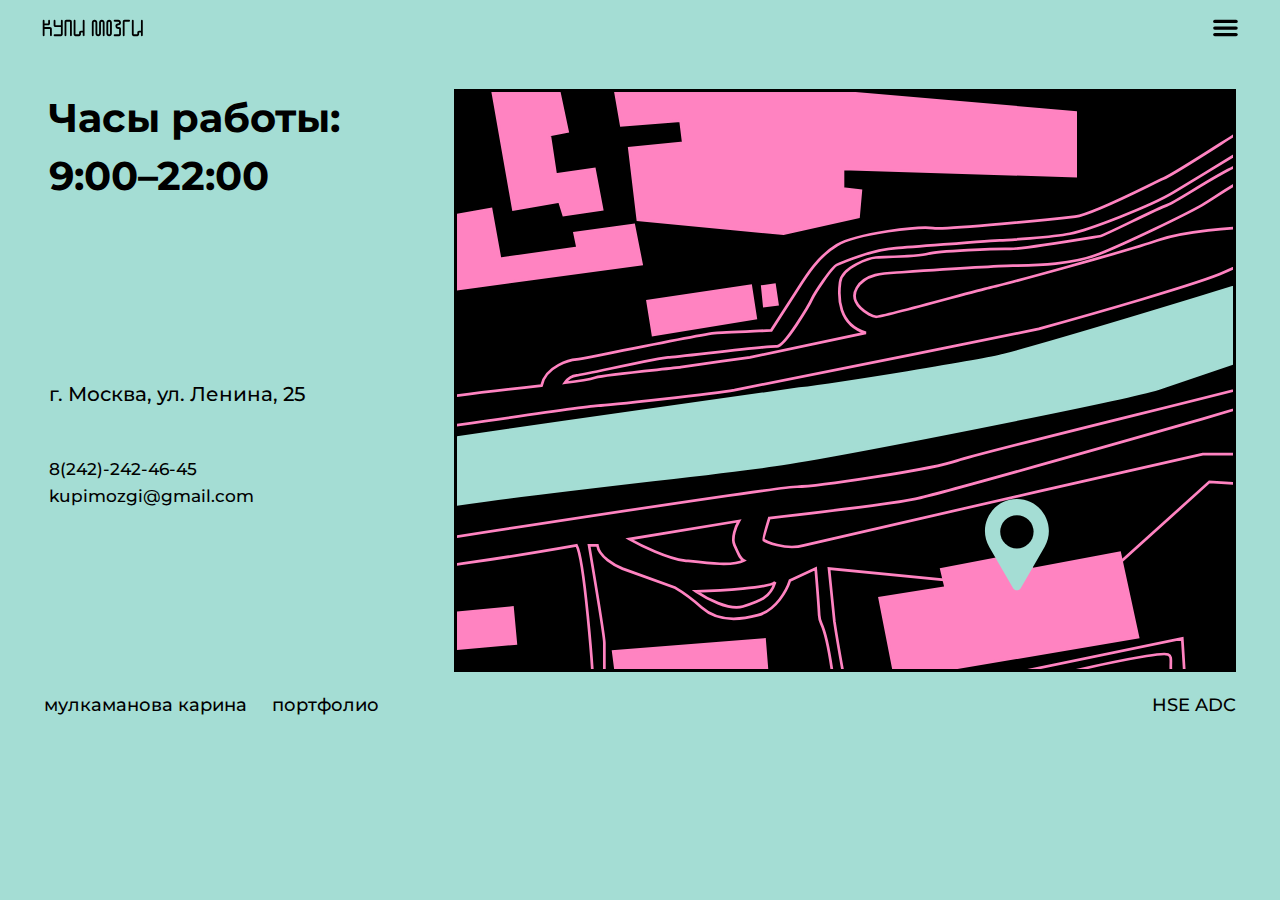
<file: contacts.html>
<!DOCTYPE html>
<html lang="en" dir="ltr">
  <head>
    <meta charset="utf-8">
    <title>Контакты</title>
    <meta name="viewport" content="width=device-width, initial-scale=1">
    <meta property="og:url" content="https://karinamulk.github.io/promosite/">
    <meta property="og:title" content="KupiMozgiPromosite">
    <meta property="og:description" content="Промосайт магазина «Купи мозги»">
    <meta property="og:image" content="">
    <link rel="icon" type="image/svg" href="https://raw.githubusercontent.com/karinamulk/promosite/main/images/flavicon.png">
    <script src="https://ajax.googleapis.com/ajax/libs/jquery/3.5.1/jquery.min.js"></script>
    <link rel="preconnect" href="https://fonts.gstatic.com">
    <link href="https://fonts.googleapis.com/css2?family=Montserrat:ital,wght@0,100;0,200;0,300;0,400;0,500;0,600;0,700;0,800;0,900;1,100;1,200;1,300;1,400;1,500;1,600;1,700;1,800;1,900&display=swap" rel="stylesheet">
    <link rel="stylesheet" href="stylesheets/style.css">
    <script src="js/all.js" charset="utf-8"></script>
    <style media="screen">
      body {
        height: 100%;
        background: #A4DDD4;
      }

    </style>
  </head>
  <body>
    <div class="standart_wrapper">
      <div class="standart_sootnosheniye">
        <div class="standart_content">
          <div class="menubar con_menubar">

            <a href="index.html" class="logo con_logo">
              <svg class="logo_img con_logo_img" width="124" height="20" viewBox="0 0 124 20" fill="none" xmlns="http://www.w3.org/2000/svg">
              <path d="M60.8887 3.33333V18.8889C60.8887 19.5025 61.3861 20 61.9998 20C62.6134 20 63.1109 19.5025 63.1109 18.8889V3.33333C63.1109 2.71968 63.6084 2.22222 64.222 2.22222C64.8357 2.22222 65.3331 2.71968 65.3331 3.33333V16.6667C65.3331 18.5076 66.8255 20 68.6664 20C70.5074 20 71.9998 18.5076 71.9998 16.6667V3.33333C71.9998 2.71968 72.4972 2.22222 73.1109 2.22222C73.7245 2.22222 74.222 2.71968 74.222 3.33333V18.8889C74.222 19.5025 74.7195 20 75.3331 20C75.9468 20 76.4442 19.5025 76.4442 18.8889V3.33333C76.4442 1.49238 74.9518 0 73.1109 0C71.2699 0 69.7776 1.49239 69.7776 3.33334V16.6667C69.7776 17.2803 69.2801 17.7778 68.6664 17.7778C68.0528 17.7778 67.5553 17.2803 67.5553 16.6667V3.33333C67.5553 1.49238 66.063 0 64.222 0C62.3811 0 60.8887 1.49238 60.8887 3.33333Z" fill="#FF83C1"/>
              <path fill-rule="evenodd" clip-rule="evenodd" d="M78.6665 3.33333V16.6667C78.6665 18.5076 80.1589 20 81.9998 20C83.8408 20 85.3332 18.5076 85.3332 16.6667V3.33333C85.3332 1.49238 83.8408 0 81.9998 0C80.1589 0 78.6665 1.49238 78.6665 3.33333ZM81.9998 17.7778C82.6135 17.7778 83.1109 17.2803 83.1109 16.6667V3.33333C83.1109 2.71968 82.6135 2.22222 81.9998 2.22222V2.22222C81.3862 2.22222 80.8887 2.71968 80.8887 3.33333V16.6667C80.8887 17.2803 81.3862 17.7778 81.9998 17.7778V17.7778Z" fill="#FF83C1"/>
              <path d="M34.2218 18.8889V2.22222H29.7774V18.8889C29.7774 19.5025 29.2799 20 28.6663 20C28.0526 20 27.5552 19.5025 27.5552 18.8889V2.22222C27.5552 0.994923 28.5501 0 29.7774 0H34.2218C35.4491 0 36.4441 0.994923 36.4441 2.22222V2.38173V18.8889C36.4441 19.5025 35.9466 20 35.333 20C34.7193 20 34.2218 19.5025 34.2218 18.8889Z" fill="#FF83C1"/>
              <path d="M0.888672 18.8889V1.11111C0.888672 0.497461 1.38613 0 1.99978 0C2.61343 0 3.11089 0.497462 3.11089 1.11111V4.44444H7.55534V1.11111C7.55534 0.497461 8.0528 0 8.66645 0C9.2801 0 9.77756 0.497462 9.77756 1.11111V4.44444C9.77756 5.67174 8.78264 6.66667 7.55534 6.66667H3.11089V8.88889H9.77756C11.0049 8.88889 11.9998 9.88381 11.9998 11.1111V18.8889C11.9998 19.5025 11.5023 20 10.8887 20C10.275 20 9.77756 19.5025 9.77756 18.8889V11.1111H3.11089V18.8889C3.11089 19.5025 2.61343 20 1.99978 20C1.38613 20 0.888672 19.5025 0.888672 18.8889Z" fill="#FF83C1"/>
              <path d="M100.889 2.22222V18.8889C100.889 19.5025 100.391 20 99.7776 20C99.164 20 98.6665 19.5025 98.6665 18.8889V2.22222C98.6665 0.994923 99.6614 0 100.889 0H106.444C107.058 0 107.555 0.497462 107.555 1.11111C107.555 1.72476 107.058 2.22222 106.444 2.22222H100.889Z" fill="#FF83C1"/>
              <path d="M49.7776 15.5556H47.5554V17.7778C47.5554 19.0051 46.5605 20 45.3332 20H40.8887C39.6614 20 38.6665 19.0051 38.6665 17.7778V1.11111C38.6665 0.497461 39.164 0 39.7776 0C40.3913 0 40.8887 0.497462 40.8887 1.11111V17.7778H45.3332V15.5556C45.3332 14.3283 46.3281 13.3333 47.5554 13.3333H49.7776V1.11111C49.7776 0.497461 50.2751 0 50.8887 0C51.5024 0 51.9998 0.497461 51.9998 1.11111V18.8889C51.9998 19.5025 51.5024 20 50.8887 20C50.2751 20 49.7776 19.5025 49.7776 18.8889V15.5556Z" fill="#FF83C1"/>
              <path d="M120.889 15.5556H118.667V17.7778C118.667 19.0051 117.672 20 116.444 20H112C110.773 20 109.778 19.0051 109.778 17.7778V1.11111C109.778 0.497461 110.275 0 110.889 0C111.503 0 112 0.497462 112 1.11111V17.7778H116.444V15.5556C116.444 14.3283 117.439 13.3333 118.667 13.3333H120.889V1.11111C120.889 0.497461 121.386 0 122 0C122.614 0 123.111 0.497461 123.111 1.11111V18.8889C123.111 19.5025 122.614 20 122 20C121.386 20 120.889 19.5025 120.889 18.8889V15.5556Z" fill="#FF83C1"/>
              <path d="M23.1106 17.7778V8.88889H16.4439C15.2166 8.88889 14.2217 7.89397 14.2217 6.66667V1.11111C14.2217 0.497461 14.7191 0 15.3328 0C15.9464 0 16.4439 0.49746 16.4439 1.11111V6.66667H23.1106V1.11111C23.1106 0.497461 23.608 0 24.2217 0C24.8353 0 25.3328 0.497462 25.3328 1.11111V17.7778C25.3328 19.0051 24.3379 20 23.1106 20H15.3328C14.7191 20 14.2217 19.5025 14.2217 18.8889C14.2217 18.2752 14.7191 17.7778 15.3328 17.7778H23.1106Z" fill="#FF83C1"/>
              <path d="M93.129 2.22222H88.6668C88.0531 2.22222 87.5557 1.72476 87.5557 1.11111C87.5557 0.497462 88.0531 0 88.6668 0H93.129C94.9601 0 96.4446 1.48441 96.4446 3.31551V3.96436C96.4446 5.43712 95.2506 6.63103 93.7779 6.63103H93.1112C92.4976 6.63103 92.0001 7.12849 92.0001 7.74214C92.0001 8.35579 92.4976 8.85325 93.1112 8.85325H94.2223C95.4496 8.85325 96.4446 9.84817 96.4446 11.0755V11.1976V17.7778C96.4446 19.0051 95.4496 20 94.2223 20H88.6668C88.0531 20 87.5557 19.5025 87.5557 18.8889C87.5557 18.2752 88.0531 17.7778 88.6668 17.7778H94.2223V11.1976H93.1723C91.2976 11.1976 89.7779 9.67787 89.7779 7.8032V7.07547C89.7779 5.60271 90.9718 4.4088 92.4446 4.4088H93.129C93.7328 4.4088 94.2223 3.91932 94.2223 3.31551C94.2223 2.71171 93.7328 2.22222 93.129 2.22222Z" fill="#FF83C1"/>
              </svg>
            </a>

            <svg class="burger con_burger" width="30" height="20" viewBox="0 0 30 20" fill="none" xmlns="http://www.w3.org/2000/svg">
            <rect x="0.195312" y="0.0566406" width="29.8044" height="3.98858" rx="1.99429" fill="#FF83C1"/>
            <rect x="0.195312" y="8.0332" width="29.8044" height="3.98858" rx="1.99429" fill="#FF83C1"/>
            <rect x="0.195312" y="16.0117" width="29.8044" height="3.98858" rx="1.99429" fill="#FF83C1"/>
            </svg>

          </div>
          <div class="right_menu">
            <img class="right_menu_img" src="images/right_menu.svg" alt="">
            <img class="right_menu_img_ipad" src="images/right_menu_ipad.svg" alt="">
            <img class="right_menu_img_iphone" src="images/right_menu_iphone.svg" alt="">
            <div class="menu_round" id="menu_round1"><a href="catalog.html"></a></div>
            <div class="menu_round" id="menu_round2"><a href="gallery.html"></a></div>
            <div class="menu_round" id="menu_round3"><a href="order.html"></a></div>
            <div class="menu_round" id="menu_round4"><a href="space.html"></a></div>
            <div class="menu_round" id="menu_round5"><a href="kids.html"></a></div>
            <div class="menu_round" id="menu_round6"><a href="contacts.html"></a></div>
            <a href="catalog.html" id="menu_text1">купить&nbsp;мозги</a>
            <a href="gallery.html" id="menu_text2">развлечения<br>и&nbsp;лекции</a>
            <a href="order.html" id="menu_text3">отследить&nbsp;заказ</a>
            <a href="space.html" id="menu_text4">о&nbsp;центре</a>
            <a href="kids.html" id="menu_text5">для&nbsp;детей</a>
            <a href="contacts.html" id="menu_text6">контакты</a>
            <div class="menu_krest">
              <svg class="menu_krest_img" width="30" height="21" viewBox="0 0 30 21" fill="none" xmlns="http://www.w3.org/2000/svg">
              <path fill-rule="evenodd" clip-rule="evenodd" d="M26.5323 0.644504C27.4709 0.0622081 28.7039 0.351066 29.2862 1.28968C29.8685 2.2283 29.5796 3.46125 28.641 4.04354L18.6205 10.26L28.6415 16.4767C29.5801 17.059 29.869 18.292 29.2867 19.2306C28.7044 20.1692 27.4714 20.4581 26.5328 19.8758L14.8267 12.6136L3.12053 19.8758C2.18192 20.4581 0.948971 20.1692 0.366676 19.2306C-0.21562 18.292 0.0732384 17.059 1.01186 16.4767L11.0328 10.26L1.01236 4.04354C0.0737359 3.46125 -0.215122 2.2283 0.367174 1.28968C0.949469 0.351066 2.18241 0.0622081 3.12103 0.644504L14.8267 7.90639L26.5323 0.644504Z" fill="black"/>
              </svg>
            </div>
          </div>
          <div class="black_square"></div>
          <div class="menubar_extra">

          </div>
          <div class="con_main_block">
            <div class="con_text_block">
              <h2>Часы работы:<br>9:00–22:00</h2>
              <p class="p_tall">г.&nbsp;Москва, ул.&nbsp;Ленина,&nbsp;25</p>
              <p>8(242)-242-46-45<br>kupimozgi@gmail.com</p>
            </div>
            <div class="con_foto_block">

            </div>
            <div class="con_text_block_ipad">
              <p class="con_text_block_ipad1">г.&nbsp;Москва, ул.&nbsp;Ленина,&nbsp;25</p>
              <p class="con_text_block_ipad2">8(242)-242-46-45<br>kupimozgi@gmail.com</p>
            </div>
          </div>

          <div class="futter con_futter">
            <div class="futter_left">
              <a class="futter_left1" href="https://www.instagram.com/mulkamanova/">мулкаманова&nbspкарина</a>
              <a href="https://portfolio.hse.ru/Student/16421">портфолио</a>
            </div>
            <a href="https://www.instagram.com/hseadc/">HSE ADC</a>
          </div>
        </div>
      </div>
    </div>
  </body>
</html>
</file>
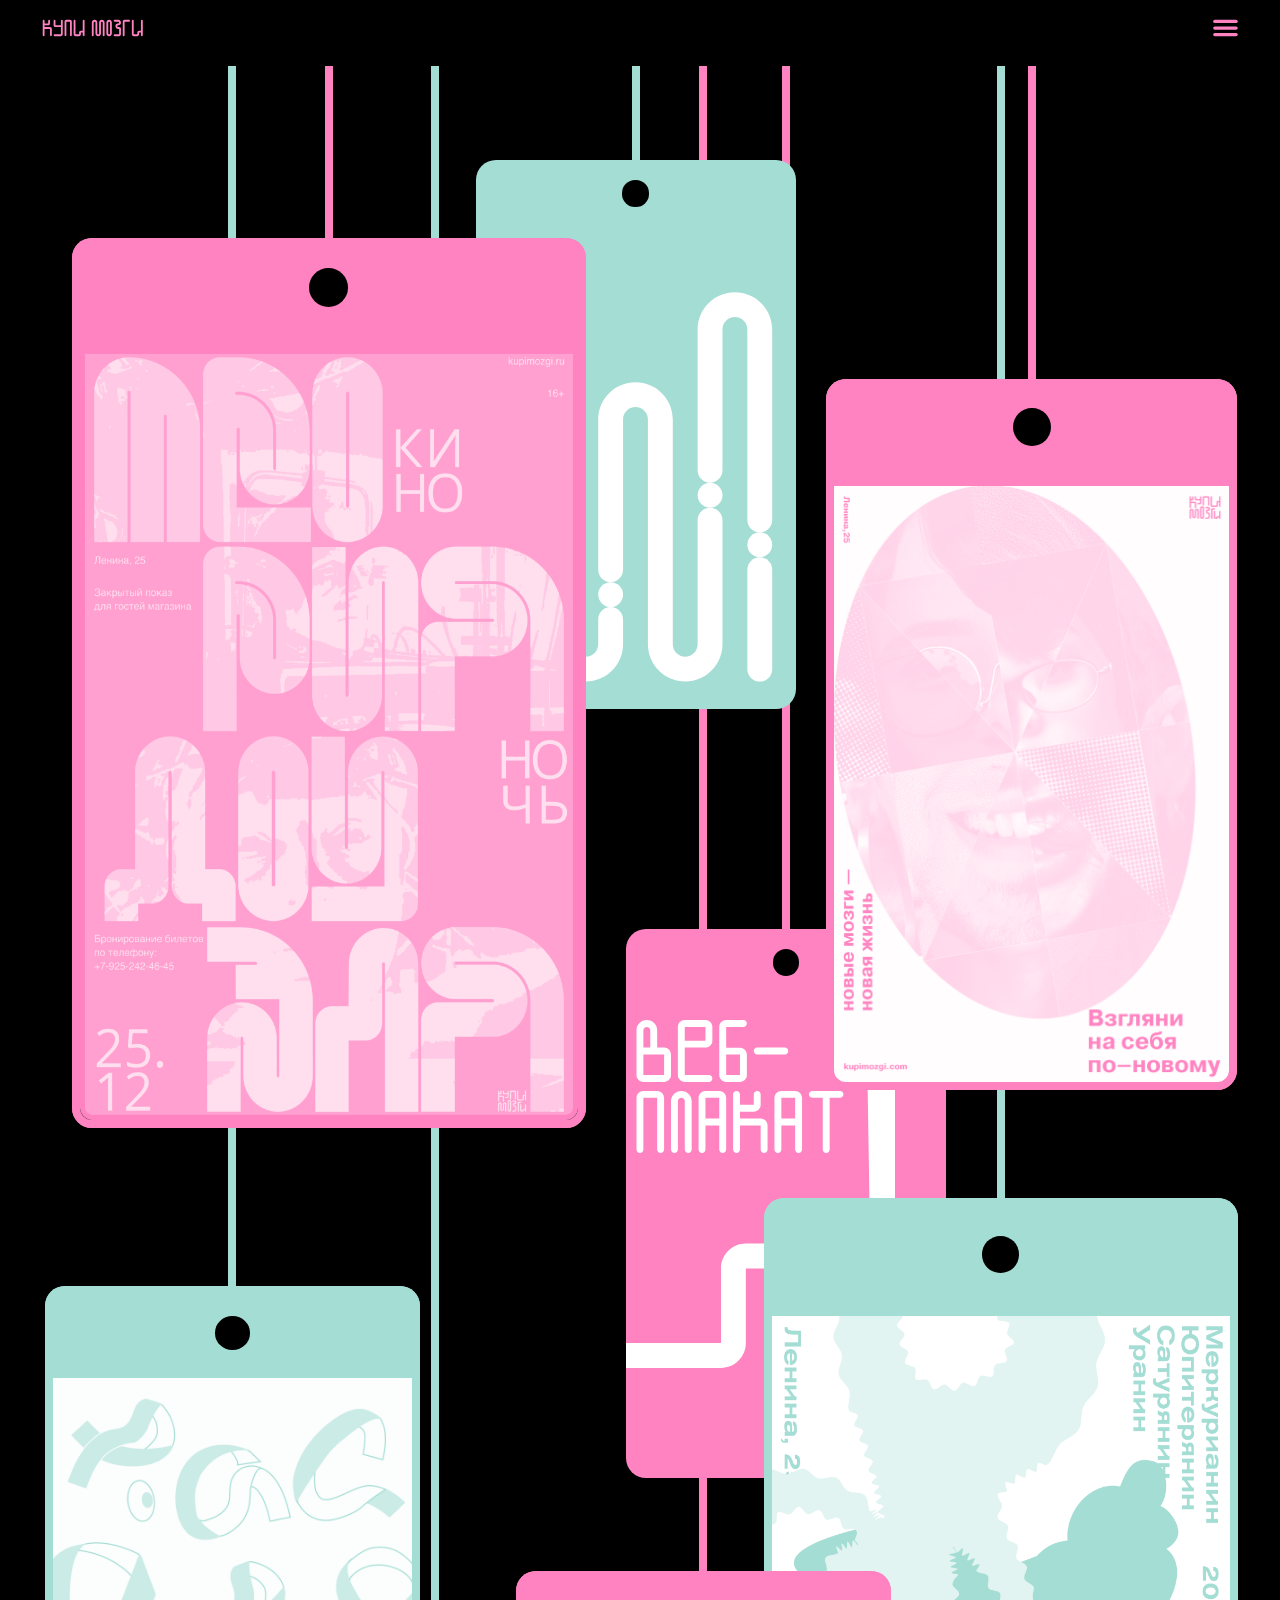
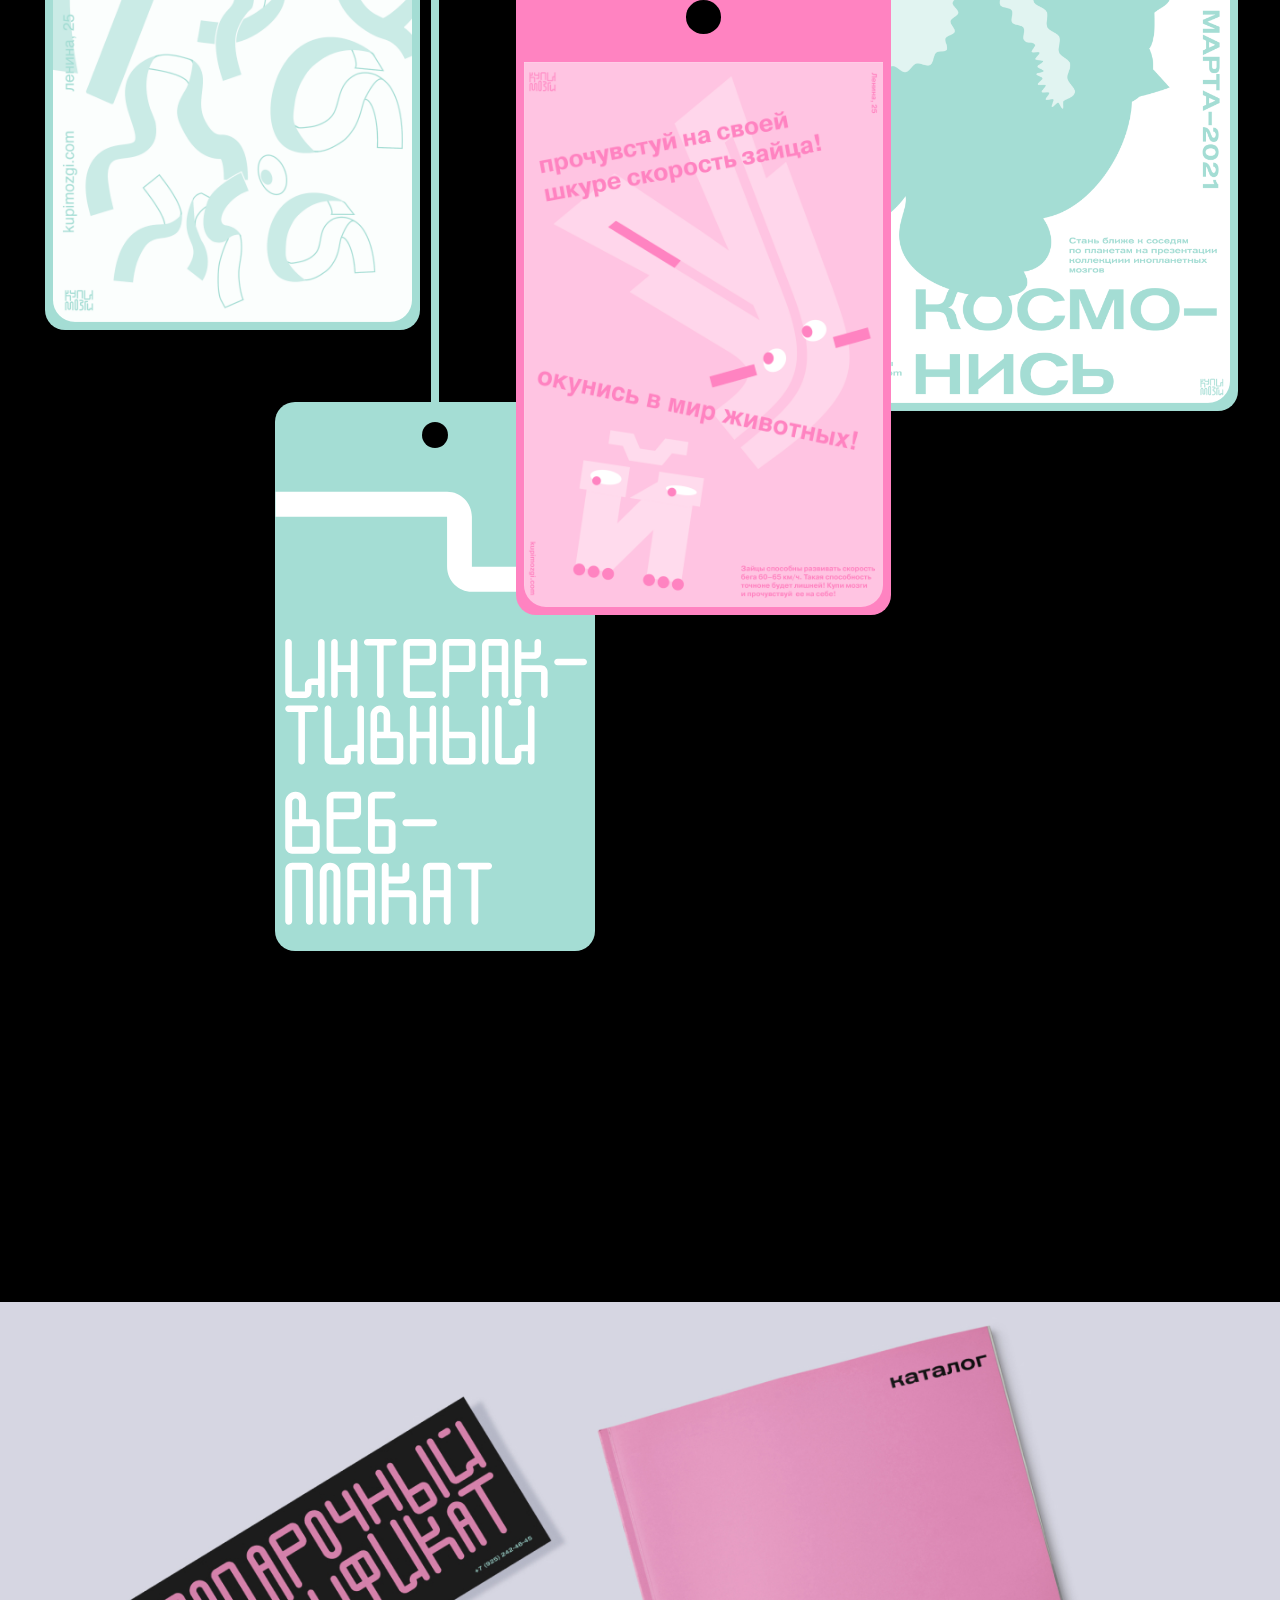
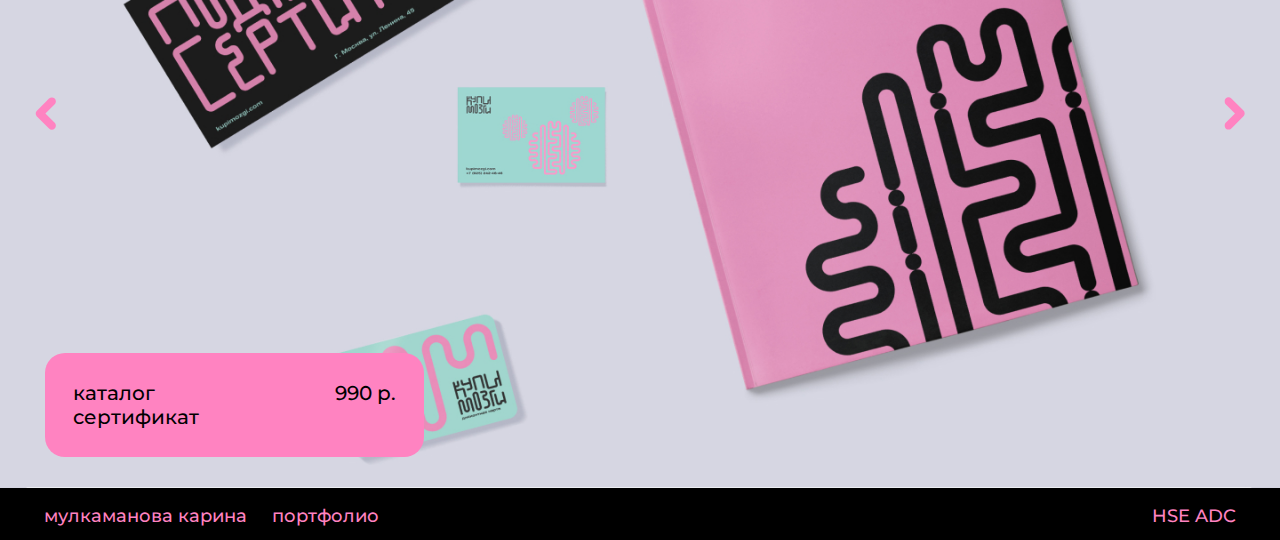
<file: gallery.html>
<!DOCTYPE html>
<html lang="en" dir="ltr">
  <head>
    <meta charset="utf-8">
    <title>Мероприятия</title>
    <meta name="viewport" content="width=device-width, initial-scale=1">
    <meta property="og:url" content="https://karinamulk.github.io/promosite/">
    <meta property="og:title" content="KupiMozgiPromosite">
    <meta property="og:description" content="Промосайт магазина «Купи мозги»">
    <meta property="og:image" content="">
    <link rel="icon" type="image/svg" href="https://raw.githubusercontent.com/karinamulk/promosite/main/images/flavicon.png">
    <script src="https://ajax.googleapis.com/ajax/libs/jquery/3.5.1/jquery.min.js"></script>
    <link rel="preconnect" href="https://fonts.gstatic.com">
    <link href="https://fonts.googleapis.com/css2?family=Montserrat:ital,wght@0,100;0,200;0,300;0,400;0,500;0,600;0,700;0,800;0,900;1,100;1,200;1,300;1,400;1,500;1,600;1,700;1,800;1,900&display=swap" rel="stylesheet">
    <link rel="stylesheet" href="stylesheets/style.css">
    <script src="js/all.js" charset="utf-8"></script>

    <style media="screen">

    </style>


    <script type="text/javascript">

    </script>
  </head>
  <body>
    <div class="gal_wrapper">
      <div class="gal_sootnosheniye">
        <div class="gal_content">
          <div class="menubar">
            <a href="index.html" class="logo">
              <svg class="logo_img" width="124" height="20" viewBox="0 0 124 20" fill="none" xmlns="http://www.w3.org/2000/svg">
              <path d="M60.8887 3.33333V18.8889C60.8887 19.5025 61.3861 20 61.9998 20C62.6134 20 63.1109 19.5025 63.1109 18.8889V3.33333C63.1109 2.71968 63.6084 2.22222 64.222 2.22222C64.8357 2.22222 65.3331 2.71968 65.3331 3.33333V16.6667C65.3331 18.5076 66.8255 20 68.6664 20C70.5074 20 71.9998 18.5076 71.9998 16.6667V3.33333C71.9998 2.71968 72.4972 2.22222 73.1109 2.22222C73.7245 2.22222 74.222 2.71968 74.222 3.33333V18.8889C74.222 19.5025 74.7195 20 75.3331 20C75.9468 20 76.4442 19.5025 76.4442 18.8889V3.33333C76.4442 1.49238 74.9518 0 73.1109 0C71.2699 0 69.7776 1.49239 69.7776 3.33334V16.6667C69.7776 17.2803 69.2801 17.7778 68.6664 17.7778C68.0528 17.7778 67.5553 17.2803 67.5553 16.6667V3.33333C67.5553 1.49238 66.063 0 64.222 0C62.3811 0 60.8887 1.49238 60.8887 3.33333Z" fill="#FF83C1"/>
              <path fill-rule="evenodd" clip-rule="evenodd" d="M78.6665 3.33333V16.6667C78.6665 18.5076 80.1589 20 81.9998 20C83.8408 20 85.3332 18.5076 85.3332 16.6667V3.33333C85.3332 1.49238 83.8408 0 81.9998 0C80.1589 0 78.6665 1.49238 78.6665 3.33333ZM81.9998 17.7778C82.6135 17.7778 83.1109 17.2803 83.1109 16.6667V3.33333C83.1109 2.71968 82.6135 2.22222 81.9998 2.22222V2.22222C81.3862 2.22222 80.8887 2.71968 80.8887 3.33333V16.6667C80.8887 17.2803 81.3862 17.7778 81.9998 17.7778V17.7778Z" fill="#FF83C1"/>
              <path d="M34.2218 18.8889V2.22222H29.7774V18.8889C29.7774 19.5025 29.2799 20 28.6663 20C28.0526 20 27.5552 19.5025 27.5552 18.8889V2.22222C27.5552 0.994923 28.5501 0 29.7774 0H34.2218C35.4491 0 36.4441 0.994923 36.4441 2.22222V2.38173V18.8889C36.4441 19.5025 35.9466 20 35.333 20C34.7193 20 34.2218 19.5025 34.2218 18.8889Z" fill="#FF83C1"/>
              <path d="M0.888672 18.8889V1.11111C0.888672 0.497461 1.38613 0 1.99978 0C2.61343 0 3.11089 0.497462 3.11089 1.11111V4.44444H7.55534V1.11111C7.55534 0.497461 8.0528 0 8.66645 0C9.2801 0 9.77756 0.497462 9.77756 1.11111V4.44444C9.77756 5.67174 8.78264 6.66667 7.55534 6.66667H3.11089V8.88889H9.77756C11.0049 8.88889 11.9998 9.88381 11.9998 11.1111V18.8889C11.9998 19.5025 11.5023 20 10.8887 20C10.275 20 9.77756 19.5025 9.77756 18.8889V11.1111H3.11089V18.8889C3.11089 19.5025 2.61343 20 1.99978 20C1.38613 20 0.888672 19.5025 0.888672 18.8889Z" fill="#FF83C1"/>
              <path d="M100.889 2.22222V18.8889C100.889 19.5025 100.391 20 99.7776 20C99.164 20 98.6665 19.5025 98.6665 18.8889V2.22222C98.6665 0.994923 99.6614 0 100.889 0H106.444C107.058 0 107.555 0.497462 107.555 1.11111C107.555 1.72476 107.058 2.22222 106.444 2.22222H100.889Z" fill="#FF83C1"/>
              <path d="M49.7776 15.5556H47.5554V17.7778C47.5554 19.0051 46.5605 20 45.3332 20H40.8887C39.6614 20 38.6665 19.0051 38.6665 17.7778V1.11111C38.6665 0.497461 39.164 0 39.7776 0C40.3913 0 40.8887 0.497462 40.8887 1.11111V17.7778H45.3332V15.5556C45.3332 14.3283 46.3281 13.3333 47.5554 13.3333H49.7776V1.11111C49.7776 0.497461 50.2751 0 50.8887 0C51.5024 0 51.9998 0.497461 51.9998 1.11111V18.8889C51.9998 19.5025 51.5024 20 50.8887 20C50.2751 20 49.7776 19.5025 49.7776 18.8889V15.5556Z" fill="#FF83C1"/>
              <path d="M120.889 15.5556H118.667V17.7778C118.667 19.0051 117.672 20 116.444 20H112C110.773 20 109.778 19.0051 109.778 17.7778V1.11111C109.778 0.497461 110.275 0 110.889 0C111.503 0 112 0.497462 112 1.11111V17.7778H116.444V15.5556C116.444 14.3283 117.439 13.3333 118.667 13.3333H120.889V1.11111C120.889 0.497461 121.386 0 122 0C122.614 0 123.111 0.497461 123.111 1.11111V18.8889C123.111 19.5025 122.614 20 122 20C121.386 20 120.889 19.5025 120.889 18.8889V15.5556Z" fill="#FF83C1"/>
              <path d="M23.1106 17.7778V8.88889H16.4439C15.2166 8.88889 14.2217 7.89397 14.2217 6.66667V1.11111C14.2217 0.497461 14.7191 0 15.3328 0C15.9464 0 16.4439 0.49746 16.4439 1.11111V6.66667H23.1106V1.11111C23.1106 0.497461 23.608 0 24.2217 0C24.8353 0 25.3328 0.497462 25.3328 1.11111V17.7778C25.3328 19.0051 24.3379 20 23.1106 20H15.3328C14.7191 20 14.2217 19.5025 14.2217 18.8889C14.2217 18.2752 14.7191 17.7778 15.3328 17.7778H23.1106Z" fill="#FF83C1"/>
              <path d="M93.129 2.22222H88.6668C88.0531 2.22222 87.5557 1.72476 87.5557 1.11111C87.5557 0.497462 88.0531 0 88.6668 0H93.129C94.9601 0 96.4446 1.48441 96.4446 3.31551V3.96436C96.4446 5.43712 95.2506 6.63103 93.7779 6.63103H93.1112C92.4976 6.63103 92.0001 7.12849 92.0001 7.74214C92.0001 8.35579 92.4976 8.85325 93.1112 8.85325H94.2223C95.4496 8.85325 96.4446 9.84817 96.4446 11.0755V11.1976V17.7778C96.4446 19.0051 95.4496 20 94.2223 20H88.6668C88.0531 20 87.5557 19.5025 87.5557 18.8889C87.5557 18.2752 88.0531 17.7778 88.6668 17.7778H94.2223V11.1976H93.1723C91.2976 11.1976 89.7779 9.67787 89.7779 7.8032V7.07547C89.7779 5.60271 90.9718 4.4088 92.4446 4.4088H93.129C93.7328 4.4088 94.2223 3.91932 94.2223 3.31551C94.2223 2.71171 93.7328 2.22222 93.129 2.22222Z" fill="#FF83C1"/>
              </svg>
            </a>

            <svg class="burger" width="30" height="20" viewBox="0 0 30 20" fill="none" xmlns="http://www.w3.org/2000/svg">
            <rect x="0.195312" y="0.0566406" width="29.8044" height="3.98858" rx="1.99429" fill="#FF83C1"/>
            <rect x="0.195312" y="8.0332" width="29.8044" height="3.98858" rx="1.99429" fill="#FF83C1"/>
            <rect x="0.195312" y="16.0117" width="29.8044" height="3.98858" rx="1.99429" fill="#FF83C1"/>
            </svg>

          </div>
          <div class="right_menu">
            <img class="right_menu_img" src="images/right_menu.svg" alt="">
            <img class="right_menu_img_ipad" src="images/right_menu_ipad.svg" alt="">
            <img class="right_menu_img_iphone" src="images/right_menu_iphone.svg" alt="">
            <div class="menu_round" id="menu_round1"><a href="catalog.html"></a></div>
            <div class="menu_round" id="menu_round2"><a href="gallery.html"></a></div>
            <div class="menu_round" id="menu_round3"><a href="order.html"></a></div>
            <div class="menu_round" id="menu_round4"><a href="space.html"></a></div>
            <div class="menu_round" id="menu_round5"><a href="kids.html"></a></div>
            <div class="menu_round" id="menu_round6"><a href="contacts.html"></a></div>
            <a href="catalog.html" id="menu_text1">купить&nbsp;мозги</a>
            <a href="gallery.html" id="menu_text2">развлечения<br>и&nbsp;лекции</a>
            <a href="order.html" id="menu_text3">отследить&nbsp;заказ</a>
            <a href="space.html" id="menu_text4">о&nbsp;центре</a>
            <a href="kids.html" id="menu_text5">для&nbsp;детей</a>
            <a href="contacts.html" id="menu_text6">контакты</a>
            <div class="menu_krest">
              <svg class="menu_krest_img" width="30" height="21" viewBox="0 0 30 21" fill="none" xmlns="http://www.w3.org/2000/svg">
              <path fill-rule="evenodd" clip-rule="evenodd" d="M26.5323 0.644504C27.4709 0.0622081 28.7039 0.351066 29.2862 1.28968C29.8685 2.2283 29.5796 3.46125 28.641 4.04354L18.6205 10.26L28.6415 16.4767C29.5801 17.059 29.869 18.292 29.2867 19.2306C28.7044 20.1692 27.4714 20.4581 26.5328 19.8758L14.8267 12.6136L3.12053 19.8758C2.18192 20.4581 0.948971 20.1692 0.366676 19.2306C-0.21562 18.292 0.0732384 17.059 1.01186 16.4767L11.0328 10.26L1.01236 4.04354C0.0737359 3.46125 -0.215122 2.2283 0.367174 1.28968C0.949469 0.351066 2.18241 0.0622081 3.12103 0.644504L14.8267 7.90639L26.5323 0.644504Z" fill="black"/>
              </svg>
            </div>
          </div>
          <div class="black_square"></div>

          <div class="gal_menubar_extra">

          </div>
          <div class="gal_birki">
            <div class="gal_rope gal_rope1"></div>
            <div class="gal_rope gal_rope2"></div>
            <div class="gal_rope gal_rope3"></div>
            <div class="gal_rope gal_rope4"></div>
            <div class="gal_rope gal_rope5"></div>
            <div class="gal_rope gal_rope6"></div>
            <div class="gal_rope gal_rope7"></div>
            <div class="gal_rope gal_rope8"></div>

            <div class="gal_birka gal_birka2">
              <div class="gal_birka_front gal_birka_front2">
                <img class="gal_img2" src="images/birka2.svg" alt="">
              </div>
              <div class="gal_birka_back gal_birka_back_green">
                <img class="gal_img2_back" src="images/birka2_back.svg" alt="">
              </div>
              <div class="gal_birka_top gal_birka_top_green">
                <div class="gal_hole gal_hole2"></div>
              </div>
            </div>

            <div class="gal_birka gal_birka4">
              <div class="gal_birka_front gal_birka_front4">
                <img src="images/birka4_1.svg" alt="" class="gal_img4_1">
                <img src="images/birka4_2.svg" alt="" class="gal_img4_2">
              </div>
              <div class="gal_birka_back gal_birka_back4">
                <a href="https://karinamulk.github.io/webplakat/">Перейти</a>
              </div>
              <div class="gal_birka_top gal_birka_top2">
                <div class="gal_hole gal_hole2"></div>
              </div>
            </div>

            <div class="gal_birka gal_birka1">
              <div class="gal_birka_front gal_birka_front1"></div>
              <div class="gal_birka_back gal_birka_back1">
                <img class="gal_img1" src="images/birka1.svg" alt="">
                <h1>Киноночь</h1>
                <p class="p_tall">закрытые показы просветительских фильмов в&nbspкинозале центра</p>
                <p class="p_date p_date1">по&nbspсредам</p>
                <p class="p_date  p_date2">19:00</p>
                <p class="p_bron">Бронирование билетов<br>по&nbspтелефону +7-925-242-46-46</p>
              </div>
              <div class="gal_birka_top">
                <div class="gal_hole gal_hole1"></div>
              </div>
            </div>



            <div class="gal_birka gal_birka3">
              <div class="gal_birka_front gal_birka_front3"></div>
              <div class="gal_birka_back gal_birka_back3">
                <img class="gal_img3" src="images/birka3.svg" alt="">
                <h1>Тест–драйв</h1>
                <p class="p_tall">Взгляни на&nbspсебя по–новому с&nbspпомощью инновационных очков</p>
                <p class="p_date">ежедневно</p>
                <p class="p_bron">Бронирование билетов<br>по&nbspтелефону +7-925-242-46-46</p>
              </div>
              <div class="gal_birka_top gal_birka_top3">
                <div class="gal_hole gal_hole3"></div>
              </div>
            </div>



            <div class="gal_birka gal_birka5">
              <div class="gal_birka_front gal_birka_front5"></div>
              <div class="gal_birka_back gal_birka_back5">
                <img class="gal_img5" src="images/birka5.svg" alt="">
                <h2>Распродажа</h2>
                <p class="p_tall">Месяц скидок на&nbspвесь ассортимент в&nbspчесть прихода весны</p>
                <p class="p_date p_date1">01.03–</p>
                <p class="p_date p_date2">30.03</p>
              </div>
              <div class="gal_birka_top gal_birka_top5">
                <div class="gal_hole gal_hole5"></div>
              </div>
            </div>

            <div class="gal_birka gal_birka6">
              <div class="gal_birka_front gal_birka_front6"></div>
              <div class="gal_birka_back gal_birka_back6">
                <img class="gal_img6" src="images/birka6.svg" alt="">
                <h1>Космонись</h1>
                <p class="p_tall">Презентация коллекции инопланетных мозгов</p>
                <p class="p_date p_date1">20.03</p>
                <p class="p_date p_date2">18:00</p>
              </div>
              <div class="gal_birka_top gal_birka_top6">
                <div class="gal_hole gal_hole6"></div>
              </div>
            </div>

            <div class="gal_birka gal_birka8">
              <div class="gal_birka_front gal_birka_front8">
                <img src="images/birka8_1.svg" alt="" class="gal_img8_1">
                <img src="images/birka8_2.svg" alt="" class="gal_img8_2">
              </div>
              <div class="gal_birka_back gal_birka_back8">
                <a href="https://karinamulk.github.io/webplakat_js/">Перейти</a>
              </div>
              <div class="gal_birka_top gal_birka_top_green">
                <div class="gal_hole gal_hole2"></div>
              </div>
            </div>

            <div class="gal_birka gal_birka7">
              <div class="gal_birka_front gal_birka_front7"></div>
              <div class="gal_birka_back gal_birka_back7">
                <img class="gal_img7" src="images/birka7.svg" alt="">
                <h2>Пробуй&nbspшкуру</h2>
                <p class="p_tall">Презентация коллекции мозгов животных </p>
                <p class="p_date">скоро</p>
              </div>
              <div class="gal_birka_top gal_birka_top7">
                <div class="gal_hole gal_hole7"></div>
              </div>
            </div>

          </div>
          <div class="gallery_row_container">
            <div class="gallery_row"></div>
          </div>
          <div class="gal_merch">
            <div class="gal_slider_left"></div>
            <div class="gal_slider_right"></div>
            <div class="gal_merch_tablo">
              <p class="p_tall slider_merch_text">каталог<br>сертификат</p>
              <p class="p_tall gal_merch_tablo1">990 р.</p>
            </div>
            <svg class="gal_strelka1" width="24" height="37" viewBox="0 0 24 37" fill="none" xmlns="http://www.w3.org/2000/svg">
            <path fill-rule="evenodd" clip-rule="evenodd" d="M22.1134 1.76333C23.8707 3.52069 23.8707 6.36993 22.1134 8.12729L11.6728 18.5679L22.1134 29.0084C23.8707 30.7658 23.8707 33.615 22.1134 35.3724C20.356 37.1298 17.5068 37.1298 15.7494 35.3724L2.12686 21.7499C0.369498 19.9925 0.369498 17.1433 2.12686 15.3859L15.7494 1.76333C17.5068 0.00597274 20.356 0.00597274 22.1134 1.76333Z" fill="#FF83C1"/>
            </svg>
            <svg class="gal_strelka2" width="24" height="37" viewBox="0 0 24 37" fill="none" xmlns="http://www.w3.org/2000/svg">
            <path fill-rule="evenodd" clip-rule="evenodd" d="M22.1134 1.76333C23.8707 3.52069 23.8707 6.36993 22.1134 8.12729L11.6728 18.5679L22.1134 29.0084C23.8707 30.7658 23.8707 33.615 22.1134 35.3724C20.356 37.1298 17.5068 37.1298 15.7494 35.3724L2.12686 21.7499C0.369498 19.9925 0.369498 17.1433 2.12686 15.3859L15.7494 1.76333C17.5068 0.00597274 20.356 0.00597274 22.1134 1.76333Z" fill="#FF83C1"/>
            </svg>

          </div>
          <div class="iphone_block_extra">

          </div>
          <div class="futter gal_futter">
            <div class="futter_left">
              <a class="futter_left1" href="https://www.instagram.com/mulkamanova/">мулкаманова&nbspкарина</a>
              <a href="https://portfolio.hse.ru/Student/16421">портфолио</a>
            </div>
            <a href="https://www.instagram.com/hseadc/">HSE ADC</a>
          </div>
        </div>
      </div>
    </div>
  </body>
</html>
</file>
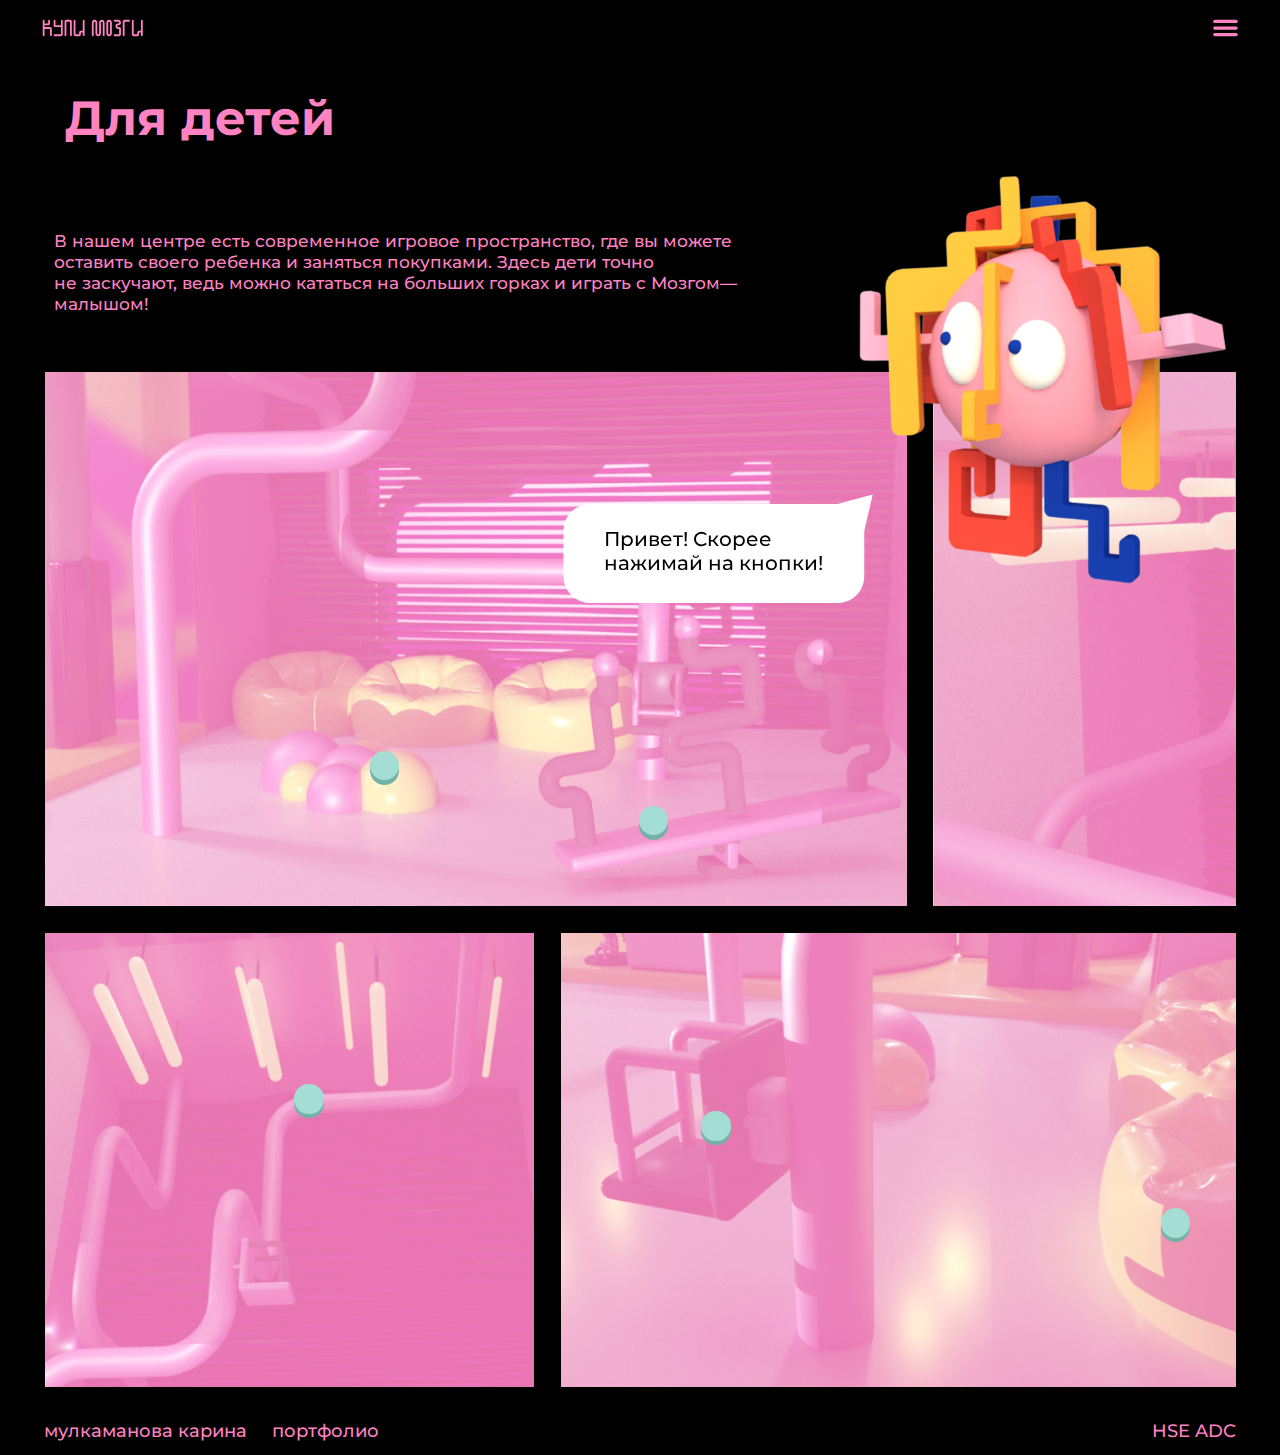
<file: kids.html>
<!DOCTYPE html>
<html lang="en" dir="ltr">
  <head>
    <meta charset="utf-8">
    <title>Детям</title>
    <meta name="viewport" content="width=device-width, initial-scale=1">
    <meta property="og:url" content="https://karinamulk.github.io/promosite/">
    <meta property="og:title" content="KupiMozgiPromosite">
    <meta property="og:description" content="Промосайт магазина «Купи мозги»">
    <meta property="og:image" content="">
    <link rel="icon" type="image/svg" href="https://raw.githubusercontent.com/karinamulk/promosite/main/images/flavicon.png">
    <script src="https://ajax.googleapis.com/ajax/libs/jquery/3.5.1/jquery.min.js"></script>
    <link rel="preconnect" href="https://fonts.gstatic.com">
    <link href="https://fonts.googleapis.com/css2?family=Montserrat:ital,wght@0,100;0,200;0,300;0,400;0,500;0,600;0,700;0,800;0,900;1,100;1,200;1,300;1,400;1,500;1,600;1,700;1,800;1,900&display=swap" rel="stylesheet">
    <link rel="stylesheet" href="stylesheets/style.css">
    <script src="js/all.js" charset="utf-8"></script>

    <style media="screen">

    </style>
    <script type="text/javascript">

    </script>
  </head>
  <body>
    <div class="kids_wrapper">
      <div class="kids_sootnosheniye">
        <div class="kids_content">
          <div class="menubar">
            <a href="index.html" class="logo">
              <svg class="logo_img" width="124" height="20" viewBox="0 0 124 20" fill="none" xmlns="http://www.w3.org/2000/svg">
              <path d="M60.8887 3.33333V18.8889C60.8887 19.5025 61.3861 20 61.9998 20C62.6134 20 63.1109 19.5025 63.1109 18.8889V3.33333C63.1109 2.71968 63.6084 2.22222 64.222 2.22222C64.8357 2.22222 65.3331 2.71968 65.3331 3.33333V16.6667C65.3331 18.5076 66.8255 20 68.6664 20C70.5074 20 71.9998 18.5076 71.9998 16.6667V3.33333C71.9998 2.71968 72.4972 2.22222 73.1109 2.22222C73.7245 2.22222 74.222 2.71968 74.222 3.33333V18.8889C74.222 19.5025 74.7195 20 75.3331 20C75.9468 20 76.4442 19.5025 76.4442 18.8889V3.33333C76.4442 1.49238 74.9518 0 73.1109 0C71.2699 0 69.7776 1.49239 69.7776 3.33334V16.6667C69.7776 17.2803 69.2801 17.7778 68.6664 17.7778C68.0528 17.7778 67.5553 17.2803 67.5553 16.6667V3.33333C67.5553 1.49238 66.063 0 64.222 0C62.3811 0 60.8887 1.49238 60.8887 3.33333Z" fill="#FF83C1"/>
              <path fill-rule="evenodd" clip-rule="evenodd" d="M78.6665 3.33333V16.6667C78.6665 18.5076 80.1589 20 81.9998 20C83.8408 20 85.3332 18.5076 85.3332 16.6667V3.33333C85.3332 1.49238 83.8408 0 81.9998 0C80.1589 0 78.6665 1.49238 78.6665 3.33333ZM81.9998 17.7778C82.6135 17.7778 83.1109 17.2803 83.1109 16.6667V3.33333C83.1109 2.71968 82.6135 2.22222 81.9998 2.22222V2.22222C81.3862 2.22222 80.8887 2.71968 80.8887 3.33333V16.6667C80.8887 17.2803 81.3862 17.7778 81.9998 17.7778V17.7778Z" fill="#FF83C1"/>
              <path d="M34.2218 18.8889V2.22222H29.7774V18.8889C29.7774 19.5025 29.2799 20 28.6663 20C28.0526 20 27.5552 19.5025 27.5552 18.8889V2.22222C27.5552 0.994923 28.5501 0 29.7774 0H34.2218C35.4491 0 36.4441 0.994923 36.4441 2.22222V2.38173V18.8889C36.4441 19.5025 35.9466 20 35.333 20C34.7193 20 34.2218 19.5025 34.2218 18.8889Z" fill="#FF83C1"/>
              <path d="M0.888672 18.8889V1.11111C0.888672 0.497461 1.38613 0 1.99978 0C2.61343 0 3.11089 0.497462 3.11089 1.11111V4.44444H7.55534V1.11111C7.55534 0.497461 8.0528 0 8.66645 0C9.2801 0 9.77756 0.497462 9.77756 1.11111V4.44444C9.77756 5.67174 8.78264 6.66667 7.55534 6.66667H3.11089V8.88889H9.77756C11.0049 8.88889 11.9998 9.88381 11.9998 11.1111V18.8889C11.9998 19.5025 11.5023 20 10.8887 20C10.275 20 9.77756 19.5025 9.77756 18.8889V11.1111H3.11089V18.8889C3.11089 19.5025 2.61343 20 1.99978 20C1.38613 20 0.888672 19.5025 0.888672 18.8889Z" fill="#FF83C1"/>
              <path d="M100.889 2.22222V18.8889C100.889 19.5025 100.391 20 99.7776 20C99.164 20 98.6665 19.5025 98.6665 18.8889V2.22222C98.6665 0.994923 99.6614 0 100.889 0H106.444C107.058 0 107.555 0.497462 107.555 1.11111C107.555 1.72476 107.058 2.22222 106.444 2.22222H100.889Z" fill="#FF83C1"/>
              <path d="M49.7776 15.5556H47.5554V17.7778C47.5554 19.0051 46.5605 20 45.3332 20H40.8887C39.6614 20 38.6665 19.0051 38.6665 17.7778V1.11111C38.6665 0.497461 39.164 0 39.7776 0C40.3913 0 40.8887 0.497462 40.8887 1.11111V17.7778H45.3332V15.5556C45.3332 14.3283 46.3281 13.3333 47.5554 13.3333H49.7776V1.11111C49.7776 0.497461 50.2751 0 50.8887 0C51.5024 0 51.9998 0.497461 51.9998 1.11111V18.8889C51.9998 19.5025 51.5024 20 50.8887 20C50.2751 20 49.7776 19.5025 49.7776 18.8889V15.5556Z" fill="#FF83C1"/>
              <path d="M120.889 15.5556H118.667V17.7778C118.667 19.0051 117.672 20 116.444 20H112C110.773 20 109.778 19.0051 109.778 17.7778V1.11111C109.778 0.497461 110.275 0 110.889 0C111.503 0 112 0.497462 112 1.11111V17.7778H116.444V15.5556C116.444 14.3283 117.439 13.3333 118.667 13.3333H120.889V1.11111C120.889 0.497461 121.386 0 122 0C122.614 0 123.111 0.497461 123.111 1.11111V18.8889C123.111 19.5025 122.614 20 122 20C121.386 20 120.889 19.5025 120.889 18.8889V15.5556Z" fill="#FF83C1"/>
              <path d="M23.1106 17.7778V8.88889H16.4439C15.2166 8.88889 14.2217 7.89397 14.2217 6.66667V1.11111C14.2217 0.497461 14.7191 0 15.3328 0C15.9464 0 16.4439 0.49746 16.4439 1.11111V6.66667H23.1106V1.11111C23.1106 0.497461 23.608 0 24.2217 0C24.8353 0 25.3328 0.497462 25.3328 1.11111V17.7778C25.3328 19.0051 24.3379 20 23.1106 20H15.3328C14.7191 20 14.2217 19.5025 14.2217 18.8889C14.2217 18.2752 14.7191 17.7778 15.3328 17.7778H23.1106Z" fill="#FF83C1"/>
              <path d="M93.129 2.22222H88.6668C88.0531 2.22222 87.5557 1.72476 87.5557 1.11111C87.5557 0.497462 88.0531 0 88.6668 0H93.129C94.9601 0 96.4446 1.48441 96.4446 3.31551V3.96436C96.4446 5.43712 95.2506 6.63103 93.7779 6.63103H93.1112C92.4976 6.63103 92.0001 7.12849 92.0001 7.74214C92.0001 8.35579 92.4976 8.85325 93.1112 8.85325H94.2223C95.4496 8.85325 96.4446 9.84817 96.4446 11.0755V11.1976V17.7778C96.4446 19.0051 95.4496 20 94.2223 20H88.6668C88.0531 20 87.5557 19.5025 87.5557 18.8889C87.5557 18.2752 88.0531 17.7778 88.6668 17.7778H94.2223V11.1976H93.1723C91.2976 11.1976 89.7779 9.67787 89.7779 7.8032V7.07547C89.7779 5.60271 90.9718 4.4088 92.4446 4.4088H93.129C93.7328 4.4088 94.2223 3.91932 94.2223 3.31551C94.2223 2.71171 93.7328 2.22222 93.129 2.22222Z" fill="#FF83C1"/>
              </svg>
            </a>

            <svg class="burger" width="30" height="20" viewBox="0 0 30 20" fill="none" xmlns="http://www.w3.org/2000/svg">
            <rect x="0.195312" y="0.0566406" width="29.8044" height="3.98858" rx="1.99429" fill="#FF83C1"/>
            <rect x="0.195312" y="8.0332" width="29.8044" height="3.98858" rx="1.99429" fill="#FF83C1"/>
            <rect x="0.195312" y="16.0117" width="29.8044" height="3.98858" rx="1.99429" fill="#FF83C1"/>
            </svg>

          </div>
          <div class="right_menu">
            <img class="right_menu_img" src="images/right_menu.svg" alt="">
            <img class="right_menu_img_ipad" src="images/right_menu_ipad.svg" alt="">
            <img class="right_menu_img_iphone" src="images/right_menu_iphone.svg" alt="">
            <div class="menu_round" id="menu_round1"><a href="catalog.html"></a></div>
            <div class="menu_round" id="menu_round2"><a href="gallery.html"></a></div>
            <div class="menu_round" id="menu_round3"><a href="order.html"></a></div>
            <div class="menu_round" id="menu_round4"><a href="space.html"></a></div>
            <div class="menu_round" id="menu_round5"><a href="kids.html"></a></div>
            <div class="menu_round" id="menu_round6"><a href="contacts.html"></a></div>
            <a href="catalog.html" id="menu_text1">купить&nbsp;мозги</a>
            <a href="gallery.html" id="menu_text2">развлечения<br>и&nbsp;лекции</a>
            <a href="order.html" id="menu_text3">отследить&nbsp;заказ</a>
            <a href="space.html" id="menu_text4">о&nbsp;центре</a>
            <a href="kids.html" id="menu_text5">для&nbsp;детей</a>
            <a href="contacts.html" id="menu_text6">контакты</a>
            <div class="menu_krest">
              <svg class="menu_krest_img" width="30" height="21" viewBox="0 0 30 21" fill="none" xmlns="http://www.w3.org/2000/svg">
              <path fill-rule="evenodd" clip-rule="evenodd" d="M26.5323 0.644504C27.4709 0.0622081 28.7039 0.351066 29.2862 1.28968C29.8685 2.2283 29.5796 3.46125 28.641 4.04354L18.6205 10.26L28.6415 16.4767C29.5801 17.059 29.869 18.292 29.2867 19.2306C28.7044 20.1692 27.4714 20.4581 26.5328 19.8758L14.8267 12.6136L3.12053 19.8758C2.18192 20.4581 0.948971 20.1692 0.366676 19.2306C-0.21562 18.292 0.0732384 17.059 1.01186 16.4767L11.0328 10.26L1.01236 4.04354C0.0737359 3.46125 -0.215122 2.2283 0.367174 1.28968C0.949469 0.351066 2.18241 0.0622081 3.12103 0.644504L14.8267 7.90639L26.5323 0.644504Z" fill="black"/>
              </svg>
            </div>
          </div>
          <div class="black_square"></div>

          <div class="kids_menubar_extra">

          </div>

          <div class="kids_main_block">
            <div class="kids_text_block">
              <h1>Для&nbspдетей</h1>
              <p>В&nbsp;нашем центре есть современное игровое пространство, где вы&nbsp;можете оставить своего ребенка и&nbsp;заняться покупками. Здесь дети точно не&nbsp;заскучают, ведь можно кататься на&nbsp;больших горках и&nbsp;играть с&nbsp;Мозгом&mdash;малышом!</p>
            </div>
            <div class="kids_foto_block">
              <div class="kids_foto kids_foto1">

              </div>
              <div class="kids_foto kids_foto2">

              </div>
              <div class="kids_foto kids_foto3">

              </div>
              <div class="kids_foto kids_foto4">

              </div>
              <div class="kids_button kids_button1">
                <div class="kids_button_back"></div>
                <div class="kids_button_extra"></div>
                <div class="kids_button_top"></div>
              </div>
              <div class="kids_button kids_button2">
                <div class="kids_button_back"></div>
                <div class="kids_button_extra"></div>
                <div class="kids_button_top"></div>
              </div>
              <div class="kids_button kids_button3">
                <div class="kids_button_back"></div>
                <div class="kids_button_extra"></div>
                <div class="kids_button_top"></div>
              </div>
              <div class="kids_button kids_button4">
                <div class="kids_button_back"></div>
                <div class="kids_button_extra"></div>
                <div class="kids_button_top"></div>
              </div>
              <div class="kids_button kids_button5">
                <div class="kids_button_back"></div>
                <div class="kids_button_extra"></div>
                <div class="kids_button_top"></div>
              </div>
            </div>
          </div>

            <img class="kids_character" src="images/character.png" alt="">
            <div class="kids_cloud1">
              <img src="images/cloud1.svg" alt="">
              <p class="p_tall">Это мини–батуты!<br>Хочешь попрыгать?</p>
            </div>
            <div class="kids_cloud2">
              <img src="images/cloud2.svg" alt="">
              <p class="p_tall ">Вау, смотри какая качеля!<br>На&nbsp;ней можно полазать</p>
            </div>
            <div class="kids_cloud3">
              <img src="images/cloud3.svg" alt="">
              <p class="p_tall">На&nbsp;горках мы&nbsp;с&nbsp;ребятами<br>катаемся. Не&nbsp;бойся, это<br>очень весело!</p>
            </div>
            <div class="kids_cloud4">
              <img src="images/cloud4.svg" alt="">
              <p class="p_tall">Садись в&nbsp;кресло!<br>Покатаемся на&nbsp;горке!</p>
            </div>
            <div class="kids_cloud5">
              <img src="images/cloud5.svg" alt="">
              <p class="p_tall">Это мягкие пуфики.<br>Поваляемся вместе?</p>
            </div>
            <div class="kids_cloud6">
              <img src="images/cloud5.svg" alt="">
              <p class="p_tall">Привет! Скорее<br>нажимай на&nbspкнопки!</p>
            </div>


          <div class="futter kids_futter">
            <div class="futter_left">
              <a class="futter_left1" href="https://www.instagram.com/mulkamanova/">мулкаманова&nbspкарина</a>
              <a href="https://portfolio.hse.ru/Student/16421">портфолио</a>
            </div>
            <a href="https://www.instagram.com/hseadc/">HSE ADC</a>
          </div>
        </div>
      </div>
    </div>
  </body>
</html>
</file>
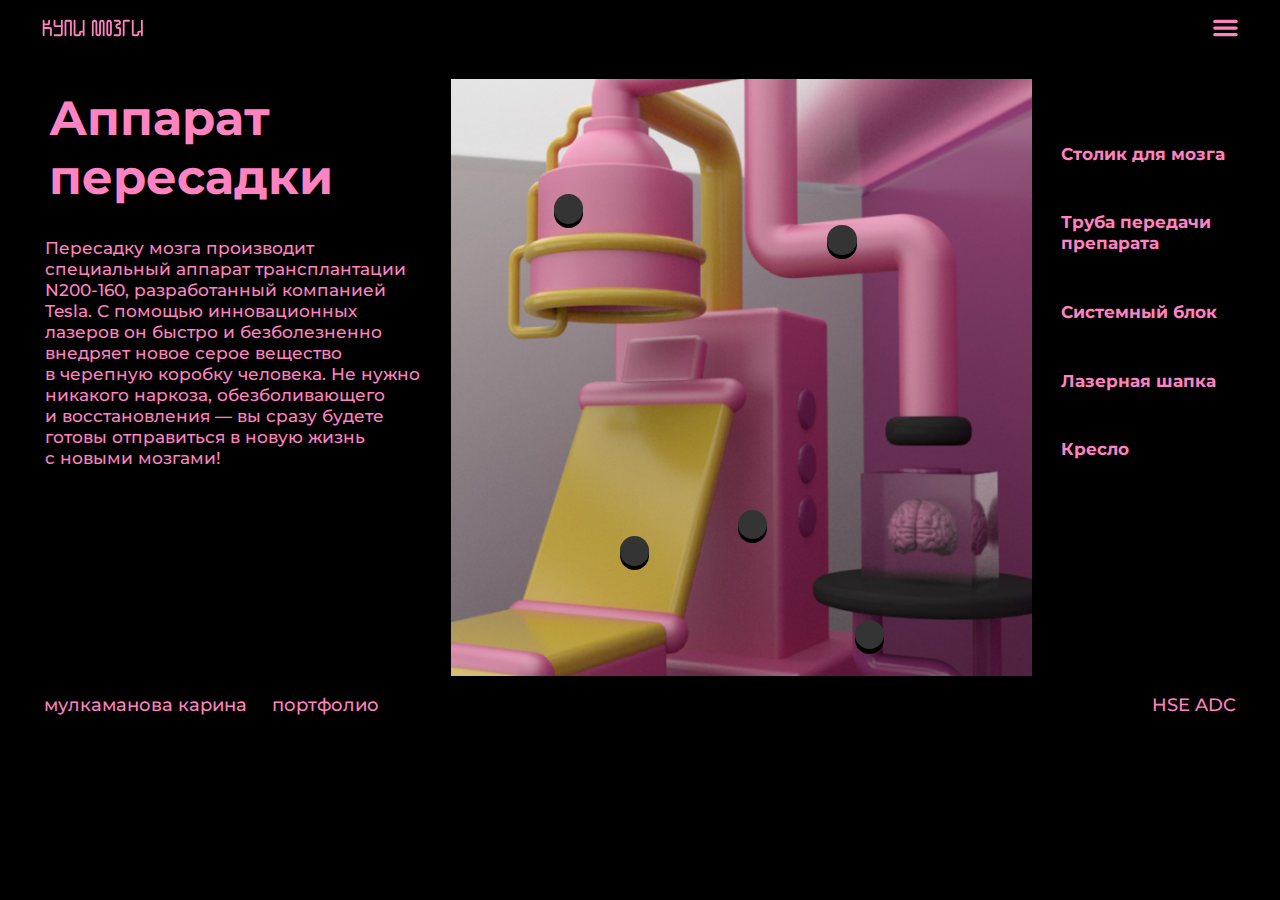
<file: machine.html>
<!DOCTYPE html>
<html lang="en" dir="ltr">
  <head>
    <meta charset="utf-8">
    <title>О пересадке</title>
    <meta name="viewport" content="width=device-width, initial-scale=1">
    <meta property="og:url" content="https://karinamulk.github.io/promosite/">
    <meta property="og:title" content="KupiMozgiPromosite">
    <meta property="og:description" content="Промосайт магазина «Купи мозги»">
    <meta property="og:image" content="">
    <link rel="icon" type="image/svg" href="https://raw.githubusercontent.com/karinamulk/promosite/main/images/flavicon.png">
    <script src="https://ajax.googleapis.com/ajax/libs/jquery/3.5.1/jquery.min.js"></script>
    <link rel="preconnect" href="https://fonts.gstatic.com">
    <link href="https://fonts.googleapis.com/css2?family=Montserrat:ital,wght@0,100;0,200;0,300;0,400;0,500;0,600;0,700;0,800;0,900;1,100;1,200;1,300;1,400;1,500;1,600;1,700;1,800;1,900&display=swap" rel="stylesheet">
    <link rel="stylesheet" href="stylesheets/style.css">
    <script src="js/all.js" charset="utf-8"></script>

    <style media="screen">

    </style>
    <script type="text/javascript">



    </script>
  </head>

  <body>
    <div class="standart_wrapper">
      <div class="standart_sootnosheniye machine_sootnosheniye">
        <div class="standart_content">
          <div class="menubar">

            <a href="index.html" class="logo">
              <svg class="logo_img" width="124" height="20" viewBox="0 0 124 20" fill="none" xmlns="http://www.w3.org/2000/svg">
              <path d="M60.8887 3.33333V18.8889C60.8887 19.5025 61.3861 20 61.9998 20C62.6134 20 63.1109 19.5025 63.1109 18.8889V3.33333C63.1109 2.71968 63.6084 2.22222 64.222 2.22222C64.8357 2.22222 65.3331 2.71968 65.3331 3.33333V16.6667C65.3331 18.5076 66.8255 20 68.6664 20C70.5074 20 71.9998 18.5076 71.9998 16.6667V3.33333C71.9998 2.71968 72.4972 2.22222 73.1109 2.22222C73.7245 2.22222 74.222 2.71968 74.222 3.33333V18.8889C74.222 19.5025 74.7195 20 75.3331 20C75.9468 20 76.4442 19.5025 76.4442 18.8889V3.33333C76.4442 1.49238 74.9518 0 73.1109 0C71.2699 0 69.7776 1.49239 69.7776 3.33334V16.6667C69.7776 17.2803 69.2801 17.7778 68.6664 17.7778C68.0528 17.7778 67.5553 17.2803 67.5553 16.6667V3.33333C67.5553 1.49238 66.063 0 64.222 0C62.3811 0 60.8887 1.49238 60.8887 3.33333Z" fill="#FF83C1"/>
              <path fill-rule="evenodd" clip-rule="evenodd" d="M78.6665 3.33333V16.6667C78.6665 18.5076 80.1589 20 81.9998 20C83.8408 20 85.3332 18.5076 85.3332 16.6667V3.33333C85.3332 1.49238 83.8408 0 81.9998 0C80.1589 0 78.6665 1.49238 78.6665 3.33333ZM81.9998 17.7778C82.6135 17.7778 83.1109 17.2803 83.1109 16.6667V3.33333C83.1109 2.71968 82.6135 2.22222 81.9998 2.22222V2.22222C81.3862 2.22222 80.8887 2.71968 80.8887 3.33333V16.6667C80.8887 17.2803 81.3862 17.7778 81.9998 17.7778V17.7778Z" fill="#FF83C1"/>
              <path d="M34.2218 18.8889V2.22222H29.7774V18.8889C29.7774 19.5025 29.2799 20 28.6663 20C28.0526 20 27.5552 19.5025 27.5552 18.8889V2.22222C27.5552 0.994923 28.5501 0 29.7774 0H34.2218C35.4491 0 36.4441 0.994923 36.4441 2.22222V2.38173V18.8889C36.4441 19.5025 35.9466 20 35.333 20C34.7193 20 34.2218 19.5025 34.2218 18.8889Z" fill="#FF83C1"/>
              <path d="M0.888672 18.8889V1.11111C0.888672 0.497461 1.38613 0 1.99978 0C2.61343 0 3.11089 0.497462 3.11089 1.11111V4.44444H7.55534V1.11111C7.55534 0.497461 8.0528 0 8.66645 0C9.2801 0 9.77756 0.497462 9.77756 1.11111V4.44444C9.77756 5.67174 8.78264 6.66667 7.55534 6.66667H3.11089V8.88889H9.77756C11.0049 8.88889 11.9998 9.88381 11.9998 11.1111V18.8889C11.9998 19.5025 11.5023 20 10.8887 20C10.275 20 9.77756 19.5025 9.77756 18.8889V11.1111H3.11089V18.8889C3.11089 19.5025 2.61343 20 1.99978 20C1.38613 20 0.888672 19.5025 0.888672 18.8889Z" fill="#FF83C1"/>
              <path d="M100.889 2.22222V18.8889C100.889 19.5025 100.391 20 99.7776 20C99.164 20 98.6665 19.5025 98.6665 18.8889V2.22222C98.6665 0.994923 99.6614 0 100.889 0H106.444C107.058 0 107.555 0.497462 107.555 1.11111C107.555 1.72476 107.058 2.22222 106.444 2.22222H100.889Z" fill="#FF83C1"/>
              <path d="M49.7776 15.5556H47.5554V17.7778C47.5554 19.0051 46.5605 20 45.3332 20H40.8887C39.6614 20 38.6665 19.0051 38.6665 17.7778V1.11111C38.6665 0.497461 39.164 0 39.7776 0C40.3913 0 40.8887 0.497462 40.8887 1.11111V17.7778H45.3332V15.5556C45.3332 14.3283 46.3281 13.3333 47.5554 13.3333H49.7776V1.11111C49.7776 0.497461 50.2751 0 50.8887 0C51.5024 0 51.9998 0.497461 51.9998 1.11111V18.8889C51.9998 19.5025 51.5024 20 50.8887 20C50.2751 20 49.7776 19.5025 49.7776 18.8889V15.5556Z" fill="#FF83C1"/>
              <path d="M120.889 15.5556H118.667V17.7778C118.667 19.0051 117.672 20 116.444 20H112C110.773 20 109.778 19.0051 109.778 17.7778V1.11111C109.778 0.497461 110.275 0 110.889 0C111.503 0 112 0.497462 112 1.11111V17.7778H116.444V15.5556C116.444 14.3283 117.439 13.3333 118.667 13.3333H120.889V1.11111C120.889 0.497461 121.386 0 122 0C122.614 0 123.111 0.497461 123.111 1.11111V18.8889C123.111 19.5025 122.614 20 122 20C121.386 20 120.889 19.5025 120.889 18.8889V15.5556Z" fill="#FF83C1"/>
              <path d="M23.1106 17.7778V8.88889H16.4439C15.2166 8.88889 14.2217 7.89397 14.2217 6.66667V1.11111C14.2217 0.497461 14.7191 0 15.3328 0C15.9464 0 16.4439 0.49746 16.4439 1.11111V6.66667H23.1106V1.11111C23.1106 0.497461 23.608 0 24.2217 0C24.8353 0 25.3328 0.497462 25.3328 1.11111V17.7778C25.3328 19.0051 24.3379 20 23.1106 20H15.3328C14.7191 20 14.2217 19.5025 14.2217 18.8889C14.2217 18.2752 14.7191 17.7778 15.3328 17.7778H23.1106Z" fill="#FF83C1"/>
              <path d="M93.129 2.22222H88.6668C88.0531 2.22222 87.5557 1.72476 87.5557 1.11111C87.5557 0.497462 88.0531 0 88.6668 0H93.129C94.9601 0 96.4446 1.48441 96.4446 3.31551V3.96436C96.4446 5.43712 95.2506 6.63103 93.7779 6.63103H93.1112C92.4976 6.63103 92.0001 7.12849 92.0001 7.74214C92.0001 8.35579 92.4976 8.85325 93.1112 8.85325H94.2223C95.4496 8.85325 96.4446 9.84817 96.4446 11.0755V11.1976V17.7778C96.4446 19.0051 95.4496 20 94.2223 20H88.6668C88.0531 20 87.5557 19.5025 87.5557 18.8889C87.5557 18.2752 88.0531 17.7778 88.6668 17.7778H94.2223V11.1976H93.1723C91.2976 11.1976 89.7779 9.67787 89.7779 7.8032V7.07547C89.7779 5.60271 90.9718 4.4088 92.4446 4.4088H93.129C93.7328 4.4088 94.2223 3.91932 94.2223 3.31551C94.2223 2.71171 93.7328 2.22222 93.129 2.22222Z" fill="#FF83C1"/>
              </svg>
            </a>

            <svg class="burger" width="30" height="20" viewBox="0 0 30 20" fill="none" xmlns="http://www.w3.org/2000/svg">
            <rect x="0.195312" y="0.0566406" width="29.8044" height="3.98858" rx="1.99429" fill="#FF83C1"/>
            <rect x="0.195312" y="8.0332" width="29.8044" height="3.98858" rx="1.99429" fill="#FF83C1"/>
            <rect x="0.195312" y="16.0117" width="29.8044" height="3.98858" rx="1.99429" fill="#FF83C1"/>
            </svg>

          </div>
          <div class="right_menu">
            <img class="right_menu_img_ipad" src="images/right_menu_ipad.svg" alt="">
            <img class="right_menu_img_iphone" src="images/right_menu_iphone.svg" alt="">
            <img class="right_menu_img" src="images/right_menu.svg" alt="">
            <div class="menu_round" id="menu_round1"><a href="catalog.html"></a></div>
            <div class="menu_round" id="menu_round2"><a href="gallery.html"></a></div>
            <div class="menu_round" id="menu_round3"><a href="order.html"></a></div>
            <div class="menu_round" id="menu_round4"><a href="space.html"></a></div>
            <div class="menu_round" id="menu_round5"><a href="kids.html"></a></div>
            <div class="menu_round" id="menu_round6"><a href="contacts.html"></a></div>
            <a href="catalog.html" id="menu_text1">купить&nbsp;мозги</a>
            <a href="gallery.html" id="menu_text2">развлечения<br>и&nbsp;лекции</a>
            <a href="order.html" id="menu_text3">отследить&nbsp;заказ</a>
            <a href="space.html" id="menu_text4">о&nbsp;центре</a>
            <a href="kids.html" id="menu_text5">для&nbsp;детей</a>
            <a href="contacts.html" id="menu_text6">контакты</a>
            <div class="menu_krest">
              <svg class="menu_krest_img" width="30" height="21" viewBox="0 0 30 21" fill="none" xmlns="http://www.w3.org/2000/svg">
              <path fill-rule="evenodd" clip-rule="evenodd" d="M26.5323 0.644504C27.4709 0.0622081 28.7039 0.351066 29.2862 1.28968C29.8685 2.2283 29.5796 3.46125 28.641 4.04354L18.6205 10.26L28.6415 16.4767C29.5801 17.059 29.869 18.292 29.2867 19.2306C28.7044 20.1692 27.4714 20.4581 26.5328 19.8758L14.8267 12.6136L3.12053 19.8758C2.18192 20.4581 0.948971 20.1692 0.366676 19.2306C-0.21562 18.292 0.0732384 17.059 1.01186 16.4767L11.0328 10.26L1.01236 4.04354C0.0737359 3.46125 -0.215122 2.2283 0.367174 1.28968C0.949469 0.351066 2.18241 0.0622081 3.12103 0.644504L14.8267 7.90639L26.5323 0.644504Z" fill="black"/>
              </svg>
            </div>
          </div>
          <div class="black_square"></div>

          <div class="menubar_extra mach_menubar_extra">

          </div>

          <div class="mach_main_block">
            <div class="mach_text_block">
              <h1>Аппарат<br>пересадки</h1>
              <p>Пересадку мозга производит специальный аппарат трансплантации N200-160, разработанный компанией Tesla. С&nbsp;помощью инновационных лазеров он&nbsp;быстро и&nbsp;безболезненно внедряет новое серое вещество в&nbsp;черепную коробку человека. Не&nbsp;нужно никакого наркоза, обезболивающего и&nbsp;восстановления&nbsp;&mdash; вы&nbsp;сразу будете готовы отправиться в&nbsp;новую жизнь с&nbsp;новыми мозгами!</p>
            </div>
            <div class="mach_image">
              <div class="mach_button mach_button1">
                <div class="mach_button_back"></div>
                <div class="mach_button_extra"></div>
                <div class="mach_button_top"></div>
              </div>
              <div class="mach_button mach_button2">
                <div class="mach_button_back"></div>
                <div class="mach_button_extra"></div>
                <div class="mach_button_top"></div>
              </div>
              <div class="mach_button mach_button3">
                <div class="mach_button_back"></div>
                <div class="mach_button_extra"></div>
                <div class="mach_button_top"></div>
              </div>
              <div class="mach_button mach_button4">
                <div class="mach_button_back"></div>
                <div class="mach_button_extra"></div>
                <div class="mach_button_top"></div>
              </div>
              <div class="mach_button mach_button5">
                <div class="mach_button_back"></div>
                <div class="mach_button_extra"></div>
                <div class="mach_button_top"></div>
              </div>
            </div>
            <div class="mach_points">
              <p class="mach_point1">Столик&nbsp;для&nbsp;мозга</p>
              <p class="mach_point2">Труба&nbsp;передачи<br>препарата</p>
              <p class="mach_point3">Системный&nbsp;блок</p>
              <p class="mach_point4">Лазерная&nbsp;шапка</p>
              <p class="mach_point5">Кресло</p>
            </div>
          </div>

          <div class="futter mach_futter">
            <div class="futter_left">
              <a class="futter_left1" href="https://www.instagram.com/mulkamanova/">мулкаманова&nbspкарина</a>
              <a href="https://portfolio.hse.ru/Student/16421">портфолио</a>
            </div>
            <a href="https://www.instagram.com/hseadc/">HSE ADC</a>
          </div>
        </div>
      </div>
    </div>
  </body>
</html>
</file>
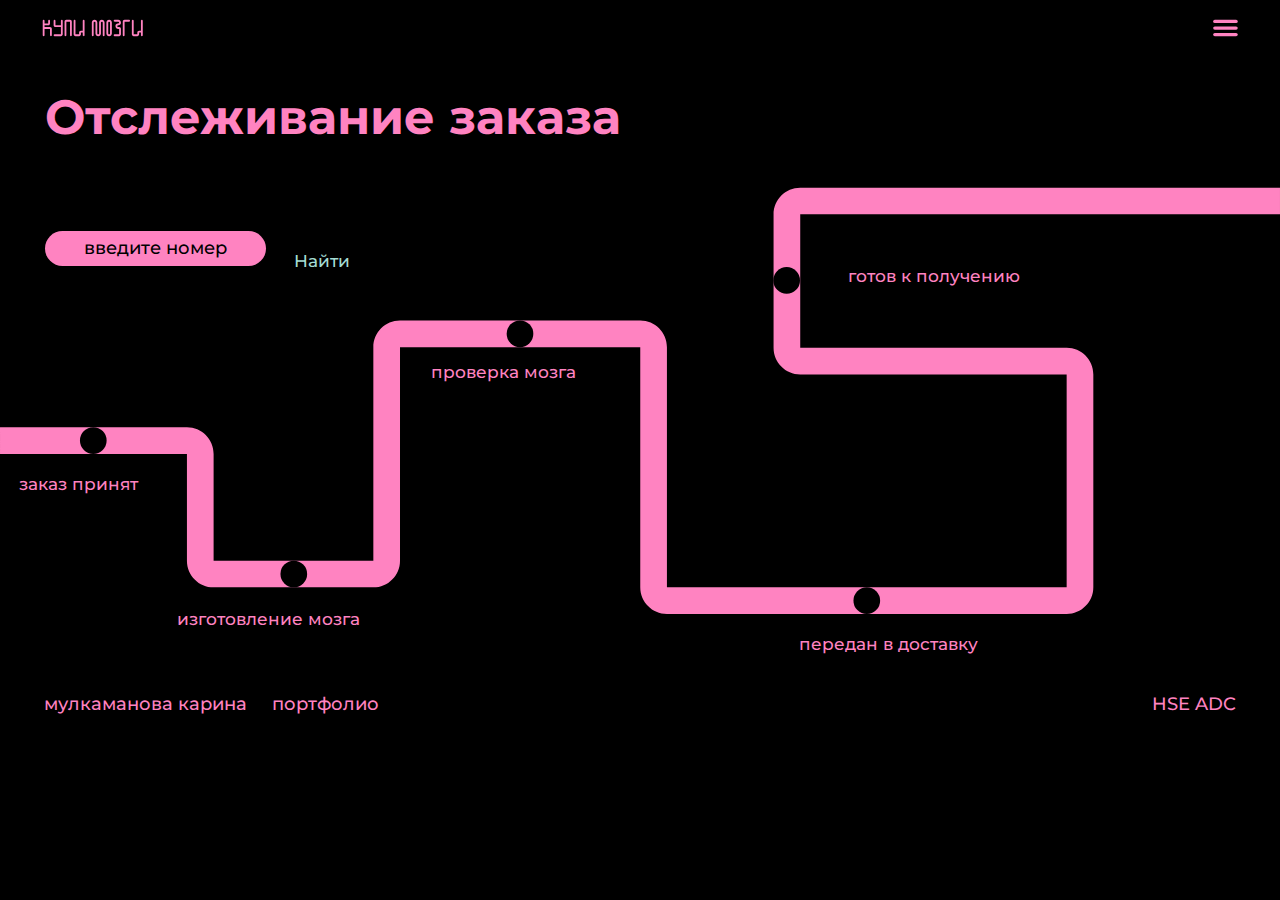
<file: order.html>
<!DOCTYPE html>
<html lang="en" dir="ltr">
  <head>
    <meta charset="utf-8">
    <title>Заказ</title>
    <meta name="viewport" content="width=device-width, initial-scale=1">
    <meta property="og:url" content="https://karinamulk.github.io/promosite/">
    <meta property="og:title" content="KupiMozgiPromosite">
    <meta property="og:description" content="Промосайт магазина «Купи мозги»">
    <meta property="og:image" content="">
    <link rel="icon" type="image/svg" href="https://raw.githubusercontent.com/karinamulk/promosite/main/images/flavicon.png">
    <script src="https://ajax.googleapis.com/ajax/libs/jquery/3.5.1/jquery.min.js"></script>
    <link rel="preconnect" href="https://fonts.gstatic.com">
    <link href="https://fonts.googleapis.com/css2?family=Montserrat:ital,wght@0,100;0,200;0,300;0,400;0,500;0,600;0,700;0,800;0,900;1,100;1,200;1,300;1,400;1,500;1,600;1,700;1,800;1,900&display=swap" rel="stylesheet">
    <link rel="stylesheet" href="stylesheets/style.css">
    <script src="js/all.js" charset="utf-8"></script>

    <style media="screen">

    </style>
    <script type="text/javascript">

    </script>
  </head>
  <body>
    <div class="standart_wrapper">
      <div class="standart_sootnosheniye order_standart_sootnosheniye">
        <div class="standart_content">
          <div class="menubar">

            <a href="index.html" class="logo">
              <svg class="logo_img" width="124" height="20" viewBox="0 0 124 20" fill="none" xmlns="http://www.w3.org/2000/svg">
              <path d="M60.8887 3.33333V18.8889C60.8887 19.5025 61.3861 20 61.9998 20C62.6134 20 63.1109 19.5025 63.1109 18.8889V3.33333C63.1109 2.71968 63.6084 2.22222 64.222 2.22222C64.8357 2.22222 65.3331 2.71968 65.3331 3.33333V16.6667C65.3331 18.5076 66.8255 20 68.6664 20C70.5074 20 71.9998 18.5076 71.9998 16.6667V3.33333C71.9998 2.71968 72.4972 2.22222 73.1109 2.22222C73.7245 2.22222 74.222 2.71968 74.222 3.33333V18.8889C74.222 19.5025 74.7195 20 75.3331 20C75.9468 20 76.4442 19.5025 76.4442 18.8889V3.33333C76.4442 1.49238 74.9518 0 73.1109 0C71.2699 0 69.7776 1.49239 69.7776 3.33334V16.6667C69.7776 17.2803 69.2801 17.7778 68.6664 17.7778C68.0528 17.7778 67.5553 17.2803 67.5553 16.6667V3.33333C67.5553 1.49238 66.063 0 64.222 0C62.3811 0 60.8887 1.49238 60.8887 3.33333Z" fill="#FF83C1"/>
              <path fill-rule="evenodd" clip-rule="evenodd" d="M78.6665 3.33333V16.6667C78.6665 18.5076 80.1589 20 81.9998 20C83.8408 20 85.3332 18.5076 85.3332 16.6667V3.33333C85.3332 1.49238 83.8408 0 81.9998 0C80.1589 0 78.6665 1.49238 78.6665 3.33333ZM81.9998 17.7778C82.6135 17.7778 83.1109 17.2803 83.1109 16.6667V3.33333C83.1109 2.71968 82.6135 2.22222 81.9998 2.22222V2.22222C81.3862 2.22222 80.8887 2.71968 80.8887 3.33333V16.6667C80.8887 17.2803 81.3862 17.7778 81.9998 17.7778V17.7778Z" fill="#FF83C1"/>
              <path d="M34.2218 18.8889V2.22222H29.7774V18.8889C29.7774 19.5025 29.2799 20 28.6663 20C28.0526 20 27.5552 19.5025 27.5552 18.8889V2.22222C27.5552 0.994923 28.5501 0 29.7774 0H34.2218C35.4491 0 36.4441 0.994923 36.4441 2.22222V2.38173V18.8889C36.4441 19.5025 35.9466 20 35.333 20C34.7193 20 34.2218 19.5025 34.2218 18.8889Z" fill="#FF83C1"/>
              <path d="M0.888672 18.8889V1.11111C0.888672 0.497461 1.38613 0 1.99978 0C2.61343 0 3.11089 0.497462 3.11089 1.11111V4.44444H7.55534V1.11111C7.55534 0.497461 8.0528 0 8.66645 0C9.2801 0 9.77756 0.497462 9.77756 1.11111V4.44444C9.77756 5.67174 8.78264 6.66667 7.55534 6.66667H3.11089V8.88889H9.77756C11.0049 8.88889 11.9998 9.88381 11.9998 11.1111V18.8889C11.9998 19.5025 11.5023 20 10.8887 20C10.275 20 9.77756 19.5025 9.77756 18.8889V11.1111H3.11089V18.8889C3.11089 19.5025 2.61343 20 1.99978 20C1.38613 20 0.888672 19.5025 0.888672 18.8889Z" fill="#FF83C1"/>
              <path d="M100.889 2.22222V18.8889C100.889 19.5025 100.391 20 99.7776 20C99.164 20 98.6665 19.5025 98.6665 18.8889V2.22222C98.6665 0.994923 99.6614 0 100.889 0H106.444C107.058 0 107.555 0.497462 107.555 1.11111C107.555 1.72476 107.058 2.22222 106.444 2.22222H100.889Z" fill="#FF83C1"/>
              <path d="M49.7776 15.5556H47.5554V17.7778C47.5554 19.0051 46.5605 20 45.3332 20H40.8887C39.6614 20 38.6665 19.0051 38.6665 17.7778V1.11111C38.6665 0.497461 39.164 0 39.7776 0C40.3913 0 40.8887 0.497462 40.8887 1.11111V17.7778H45.3332V15.5556C45.3332 14.3283 46.3281 13.3333 47.5554 13.3333H49.7776V1.11111C49.7776 0.497461 50.2751 0 50.8887 0C51.5024 0 51.9998 0.497461 51.9998 1.11111V18.8889C51.9998 19.5025 51.5024 20 50.8887 20C50.2751 20 49.7776 19.5025 49.7776 18.8889V15.5556Z" fill="#FF83C1"/>
              <path d="M120.889 15.5556H118.667V17.7778C118.667 19.0051 117.672 20 116.444 20H112C110.773 20 109.778 19.0051 109.778 17.7778V1.11111C109.778 0.497461 110.275 0 110.889 0C111.503 0 112 0.497462 112 1.11111V17.7778H116.444V15.5556C116.444 14.3283 117.439 13.3333 118.667 13.3333H120.889V1.11111C120.889 0.497461 121.386 0 122 0C122.614 0 123.111 0.497461 123.111 1.11111V18.8889C123.111 19.5025 122.614 20 122 20C121.386 20 120.889 19.5025 120.889 18.8889V15.5556Z" fill="#FF83C1"/>
              <path d="M23.1106 17.7778V8.88889H16.4439C15.2166 8.88889 14.2217 7.89397 14.2217 6.66667V1.11111C14.2217 0.497461 14.7191 0 15.3328 0C15.9464 0 16.4439 0.49746 16.4439 1.11111V6.66667H23.1106V1.11111C23.1106 0.497461 23.608 0 24.2217 0C24.8353 0 25.3328 0.497462 25.3328 1.11111V17.7778C25.3328 19.0051 24.3379 20 23.1106 20H15.3328C14.7191 20 14.2217 19.5025 14.2217 18.8889C14.2217 18.2752 14.7191 17.7778 15.3328 17.7778H23.1106Z" fill="#FF83C1"/>
              <path d="M93.129 2.22222H88.6668C88.0531 2.22222 87.5557 1.72476 87.5557 1.11111C87.5557 0.497462 88.0531 0 88.6668 0H93.129C94.9601 0 96.4446 1.48441 96.4446 3.31551V3.96436C96.4446 5.43712 95.2506 6.63103 93.7779 6.63103H93.1112C92.4976 6.63103 92.0001 7.12849 92.0001 7.74214C92.0001 8.35579 92.4976 8.85325 93.1112 8.85325H94.2223C95.4496 8.85325 96.4446 9.84817 96.4446 11.0755V11.1976V17.7778C96.4446 19.0051 95.4496 20 94.2223 20H88.6668C88.0531 20 87.5557 19.5025 87.5557 18.8889C87.5557 18.2752 88.0531 17.7778 88.6668 17.7778H94.2223V11.1976H93.1723C91.2976 11.1976 89.7779 9.67787 89.7779 7.8032V7.07547C89.7779 5.60271 90.9718 4.4088 92.4446 4.4088H93.129C93.7328 4.4088 94.2223 3.91932 94.2223 3.31551C94.2223 2.71171 93.7328 2.22222 93.129 2.22222Z" fill="#FF83C1"/>
              </svg>
            </a>

            <svg class="burger" width="30" height="20" viewBox="0 0 30 20" fill="none" xmlns="http://www.w3.org/2000/svg">
            <rect x="0.195312" y="0.0566406" width="29.8044" height="3.98858" rx="1.99429" fill="#FF83C1"/>
            <rect x="0.195312" y="8.0332" width="29.8044" height="3.98858" rx="1.99429" fill="#FF83C1"/>
            <rect x="0.195312" y="16.0117" width="29.8044" height="3.98858" rx="1.99429" fill="#FF83C1"/>
            </svg>

          </div>
          <div class="right_menu">
            <img class="right_menu_img_ipad" src="images/right_menu_ipad.svg" alt="">
            <img class="right_menu_img_iphone" src="images/right_menu_iphone.svg" alt="">
            <img class="right_menu_img" src="images/right_menu.svg" alt="">
            <div class="menu_round" id="menu_round1"><a href="catalog.html"></a></div>
            <div class="menu_round" id="menu_round2"><a href="gallery.html"></a></div>
            <div class="menu_round" id="menu_round3"><a href="order.html"></a></div>
            <div class="menu_round" id="menu_round4"><a href="space.html"></a></div>
            <div class="menu_round" id="menu_round5"><a href="kids.html"></a></div>
            <div class="menu_round" id="menu_round6"><a href="contacts.html"></a></div>
            <a href="catalog.html" id="menu_text1">купить&nbsp;мозги</a>
            <a href="gallery.html" id="menu_text2">развлечения<br>и&nbsp;лекции</a>
            <a href="order.html" id="menu_text3">отследить&nbsp;заказ</a>
            <a href="space.html" id="menu_text4">о&nbsp;центре</a>
            <a href="kids.html" id="menu_text5">для&nbsp;детей</a>
            <a href="contacts.html" id="menu_text6">контакты</a>
            <div class="menu_krest">
              <svg class="menu_krest_img" width="30" height="21" viewBox="0 0 30 21" fill="none" xmlns="http://www.w3.org/2000/svg">
              <path fill-rule="evenodd" clip-rule="evenodd" d="M26.5323 0.644504C27.4709 0.0622081 28.7039 0.351066 29.2862 1.28968C29.8685 2.2283 29.5796 3.46125 28.641 4.04354L18.6205 10.26L28.6415 16.4767C29.5801 17.059 29.869 18.292 29.2867 19.2306C28.7044 20.1692 27.4714 20.4581 26.5328 19.8758L14.8267 12.6136L3.12053 19.8758C2.18192 20.4581 0.948971 20.1692 0.366676 19.2306C-0.21562 18.292 0.0732384 17.059 1.01186 16.4767L11.0328 10.26L1.01236 4.04354C0.0737359 3.46125 -0.215122 2.2283 0.367174 1.28968C0.949469 0.351066 2.18241 0.0622081 3.12103 0.644504L14.8267 7.90639L26.5323 0.644504Z" fill="black"/>
              </svg>
            </div>
          </div>
          <div class="black_square"></div>
          <div class="menubar_extra order_menubar_extra">

          </div>

          <div class="o_main_block">
            <h1>Отслеживание заказа</h1>
            <input class="input_order" type="text" name="" value="" placeholder="введите номер заказа">
            <p class="order_input_button">Найти</p>
            <img class="order_img_desktop1" src="images/order_line1.svg" alt="">
            <img class="order_img_ipad1" src="images/order_line_ipad.svg" alt="">
            <img class="order_img_iphone1" src="images/order_img_iphone1.svg" alt="">
            <img class="order_img_desktop2 order_img"src="images/order_line.svg" alt="">
            <img class="order_img_ipad2 order_img"src="images/order_line1_ipad.svg" alt="">
            <img class="order_img_iphone2 order_img"src="images/order_img_iphone2.svg" alt="">

            <div class="o_text o_text1">
              <p>заказ принят</p>
              <p class="o_data">01.05.2021</p>
            </div>
            <div class="o_text o_text2">
              <p>изготовление мозга</p>
              <p class="o_data">02.05.2021</p>
            </div>
            <div class="o_text o_text3">
              <p>проверка мозга</p>
              <p class="o_data">06.05.2021</p>
            </div>
            <div class="o_text o_text4">
              <p>передан в доставку</p>
              <p class="o_data">06.05.2021</p>
            </div>
            <div class="o_text o_text5">
              <p>готов к получению</p>
            </div>
          </div>

          <div class="futter order_futter">
            <div class="futter_left">
              <a class="futter_left1" href="https://www.instagram.com/mulkamanova/">мулкаманова&nbspкарина</a>
              <a href="https://portfolio.hse.ru/Student/16421">портфолио</a>
            </div>
            <a href="https://www.instagram.com/hseadc/">HSE ADC</a>
          </div>
        </div>
      </div>
    </div>
  </body>
</html>
</file>
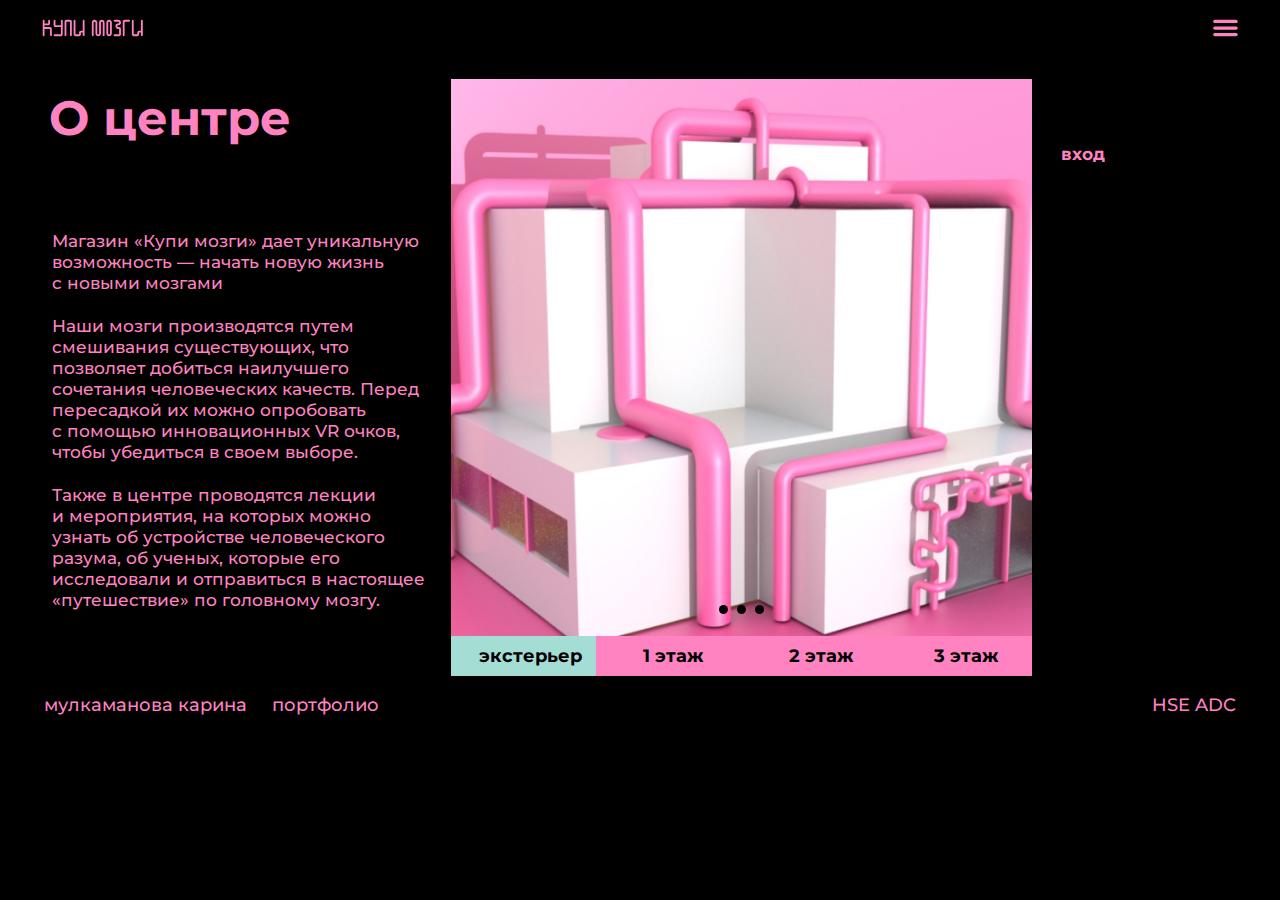
<file: space.html>
<!DOCTYPE html>
<html lang="en" dir="ltr">
  <head>
    <meta charset="utf-8">
    <title>О центре</title>
    <meta name="viewport" content="width=device-width, initial-scale=1">
    <meta property="og:url" content="https://karinamulk.github.io/promosite/">
    <meta property="og:title" content="KupiMozgiPromosite">
    <meta property="og:description" content="Промосайт магазина «Купи мозги»">
    <meta property="og:image" content="">
    <link rel="icon" type="image/svg" href="https://raw.githubusercontent.com/karinamulk/promosite/main/images/flavicon.png">
    <script src="https://ajax.googleapis.com/ajax/libs/jquery/3.5.1/jquery.min.js"></script>
    <link rel="preconnect" href="https://fonts.gstatic.com">
    <link href="https://fonts.googleapis.com/css2?family=Montserrat:ital,wght@0,100;0,200;0,300;0,400;0,500;0,600;0,700;0,800;0,900;1,100;1,200;1,300;1,400;1,500;1,600;1,700;1,800;1,900&display=swap" rel="stylesheet">
    <link rel="stylesheet" href="stylesheets/style.css">
    <script src="js/all.js" charset="utf-8"></script>

    <style media="screen">


    </style>
    <script type="text/javascript">

    </script>
  </head>
  <body>
    <div class="standart_wrapper">
      <div class="standart_sootnosheniye space_standart_sootnosheniye">
        <div class="standart_content">
          <div class="menubar">

            <a href="index.html" class="logo">
              <svg class="logo_img" width="124" height="20" viewBox="0 0 124 20" fill="none" xmlns="http://www.w3.org/2000/svg">
              <path d="M60.8887 3.33333V18.8889C60.8887 19.5025 61.3861 20 61.9998 20C62.6134 20 63.1109 19.5025 63.1109 18.8889V3.33333C63.1109 2.71968 63.6084 2.22222 64.222 2.22222C64.8357 2.22222 65.3331 2.71968 65.3331 3.33333V16.6667C65.3331 18.5076 66.8255 20 68.6664 20C70.5074 20 71.9998 18.5076 71.9998 16.6667V3.33333C71.9998 2.71968 72.4972 2.22222 73.1109 2.22222C73.7245 2.22222 74.222 2.71968 74.222 3.33333V18.8889C74.222 19.5025 74.7195 20 75.3331 20C75.9468 20 76.4442 19.5025 76.4442 18.8889V3.33333C76.4442 1.49238 74.9518 0 73.1109 0C71.2699 0 69.7776 1.49239 69.7776 3.33334V16.6667C69.7776 17.2803 69.2801 17.7778 68.6664 17.7778C68.0528 17.7778 67.5553 17.2803 67.5553 16.6667V3.33333C67.5553 1.49238 66.063 0 64.222 0C62.3811 0 60.8887 1.49238 60.8887 3.33333Z" fill="#FF83C1"/>
              <path fill-rule="evenodd" clip-rule="evenodd" d="M78.6665 3.33333V16.6667C78.6665 18.5076 80.1589 20 81.9998 20C83.8408 20 85.3332 18.5076 85.3332 16.6667V3.33333C85.3332 1.49238 83.8408 0 81.9998 0C80.1589 0 78.6665 1.49238 78.6665 3.33333ZM81.9998 17.7778C82.6135 17.7778 83.1109 17.2803 83.1109 16.6667V3.33333C83.1109 2.71968 82.6135 2.22222 81.9998 2.22222V2.22222C81.3862 2.22222 80.8887 2.71968 80.8887 3.33333V16.6667C80.8887 17.2803 81.3862 17.7778 81.9998 17.7778V17.7778Z" fill="#FF83C1"/>
              <path d="M34.2218 18.8889V2.22222H29.7774V18.8889C29.7774 19.5025 29.2799 20 28.6663 20C28.0526 20 27.5552 19.5025 27.5552 18.8889V2.22222C27.5552 0.994923 28.5501 0 29.7774 0H34.2218C35.4491 0 36.4441 0.994923 36.4441 2.22222V2.38173V18.8889C36.4441 19.5025 35.9466 20 35.333 20C34.7193 20 34.2218 19.5025 34.2218 18.8889Z" fill="#FF83C1"/>
              <path d="M0.888672 18.8889V1.11111C0.888672 0.497461 1.38613 0 1.99978 0C2.61343 0 3.11089 0.497462 3.11089 1.11111V4.44444H7.55534V1.11111C7.55534 0.497461 8.0528 0 8.66645 0C9.2801 0 9.77756 0.497462 9.77756 1.11111V4.44444C9.77756 5.67174 8.78264 6.66667 7.55534 6.66667H3.11089V8.88889H9.77756C11.0049 8.88889 11.9998 9.88381 11.9998 11.1111V18.8889C11.9998 19.5025 11.5023 20 10.8887 20C10.275 20 9.77756 19.5025 9.77756 18.8889V11.1111H3.11089V18.8889C3.11089 19.5025 2.61343 20 1.99978 20C1.38613 20 0.888672 19.5025 0.888672 18.8889Z" fill="#FF83C1"/>
              <path d="M100.889 2.22222V18.8889C100.889 19.5025 100.391 20 99.7776 20C99.164 20 98.6665 19.5025 98.6665 18.8889V2.22222C98.6665 0.994923 99.6614 0 100.889 0H106.444C107.058 0 107.555 0.497462 107.555 1.11111C107.555 1.72476 107.058 2.22222 106.444 2.22222H100.889Z" fill="#FF83C1"/>
              <path d="M49.7776 15.5556H47.5554V17.7778C47.5554 19.0051 46.5605 20 45.3332 20H40.8887C39.6614 20 38.6665 19.0051 38.6665 17.7778V1.11111C38.6665 0.497461 39.164 0 39.7776 0C40.3913 0 40.8887 0.497462 40.8887 1.11111V17.7778H45.3332V15.5556C45.3332 14.3283 46.3281 13.3333 47.5554 13.3333H49.7776V1.11111C49.7776 0.497461 50.2751 0 50.8887 0C51.5024 0 51.9998 0.497461 51.9998 1.11111V18.8889C51.9998 19.5025 51.5024 20 50.8887 20C50.2751 20 49.7776 19.5025 49.7776 18.8889V15.5556Z" fill="#FF83C1"/>
              <path d="M120.889 15.5556H118.667V17.7778C118.667 19.0051 117.672 20 116.444 20H112C110.773 20 109.778 19.0051 109.778 17.7778V1.11111C109.778 0.497461 110.275 0 110.889 0C111.503 0 112 0.497462 112 1.11111V17.7778H116.444V15.5556C116.444 14.3283 117.439 13.3333 118.667 13.3333H120.889V1.11111C120.889 0.497461 121.386 0 122 0C122.614 0 123.111 0.497461 123.111 1.11111V18.8889C123.111 19.5025 122.614 20 122 20C121.386 20 120.889 19.5025 120.889 18.8889V15.5556Z" fill="#FF83C1"/>
              <path d="M23.1106 17.7778V8.88889H16.4439C15.2166 8.88889 14.2217 7.89397 14.2217 6.66667V1.11111C14.2217 0.497461 14.7191 0 15.3328 0C15.9464 0 16.4439 0.49746 16.4439 1.11111V6.66667H23.1106V1.11111C23.1106 0.497461 23.608 0 24.2217 0C24.8353 0 25.3328 0.497462 25.3328 1.11111V17.7778C25.3328 19.0051 24.3379 20 23.1106 20H15.3328C14.7191 20 14.2217 19.5025 14.2217 18.8889C14.2217 18.2752 14.7191 17.7778 15.3328 17.7778H23.1106Z" fill="#FF83C1"/>
              <path d="M93.129 2.22222H88.6668C88.0531 2.22222 87.5557 1.72476 87.5557 1.11111C87.5557 0.497462 88.0531 0 88.6668 0H93.129C94.9601 0 96.4446 1.48441 96.4446 3.31551V3.96436C96.4446 5.43712 95.2506 6.63103 93.7779 6.63103H93.1112C92.4976 6.63103 92.0001 7.12849 92.0001 7.74214C92.0001 8.35579 92.4976 8.85325 93.1112 8.85325H94.2223C95.4496 8.85325 96.4446 9.84817 96.4446 11.0755V11.1976V17.7778C96.4446 19.0051 95.4496 20 94.2223 20H88.6668C88.0531 20 87.5557 19.5025 87.5557 18.8889C87.5557 18.2752 88.0531 17.7778 88.6668 17.7778H94.2223V11.1976H93.1723C91.2976 11.1976 89.7779 9.67787 89.7779 7.8032V7.07547C89.7779 5.60271 90.9718 4.4088 92.4446 4.4088H93.129C93.7328 4.4088 94.2223 3.91932 94.2223 3.31551C94.2223 2.71171 93.7328 2.22222 93.129 2.22222Z" fill="#FF83C1"/>
              </svg>
            </a>

            <svg class="burger" width="30" height="20" viewBox="0 0 30 20" fill="none" xmlns="http://www.w3.org/2000/svg">
            <rect x="0.195312" y="0.0566406" width="29.8044" height="3.98858" rx="1.99429" fill="#FF83C1"/>
            <rect x="0.195312" y="8.0332" width="29.8044" height="3.98858" rx="1.99429" fill="#FF83C1"/>
            <rect x="0.195312" y="16.0117" width="29.8044" height="3.98858" rx="1.99429" fill="#FF83C1"/>
            </svg>

          </div>
          <div class="right_menu">
            <img class="right_menu_img" src="images/right_menu.svg" alt="">
            <img class="right_menu_img_ipad" src="images/right_menu_ipad.svg" alt="">
            <img class="right_menu_img_iphone" src="images/right_menu_iphone.svg" alt="">
            <div class="menu_round" id="menu_round1"><a href="catalog.html"></a></div>
            <div class="menu_round" id="menu_round2"><a href="gallery.html"></a></div>
            <div class="menu_round" id="menu_round3"><a href="order.html"></a></div>
            <div class="menu_round" id="menu_round4"><a href="space.html"></a></div>
            <div class="menu_round" id="menu_round5"><a href="kids.html"></a></div>
            <div class="menu_round" id="menu_round6"><a href="contacts.html"></a></div>
            <a href="catalog.html" id="menu_text1">купить&nbsp;мозги</a>
            <a href="gallery.html" id="menu_text2">развлечения<br>и&nbsp;лекции</a>
            <a href="order.html" id="menu_text3">отследить&nbsp;заказ</a>
            <a href="space.html" id="menu_text4">о&nbsp;центре</a>
            <a href="kids.html" id="menu_text5">для&nbsp;детей</a>
            <a href="contacts.html" id="menu_text6">контакты</a>
            <div class="menu_krest">
              <svg class="menu_krest_img" width="30" height="21" viewBox="0 0 30 21" fill="none" xmlns="http://www.w3.org/2000/svg">
              <path fill-rule="evenodd" clip-rule="evenodd" d="M26.5323 0.644504C27.4709 0.0622081 28.7039 0.351066 29.2862 1.28968C29.8685 2.2283 29.5796 3.46125 28.641 4.04354L18.6205 10.26L28.6415 16.4767C29.5801 17.059 29.869 18.292 29.2867 19.2306C28.7044 20.1692 27.4714 20.4581 26.5328 19.8758L14.8267 12.6136L3.12053 19.8758C2.18192 20.4581 0.948971 20.1692 0.366676 19.2306C-0.21562 18.292 0.0732384 17.059 1.01186 16.4767L11.0328 10.26L1.01236 4.04354C0.0737359 3.46125 -0.215122 2.2283 0.367174 1.28968C0.949469 0.351066 2.18241 0.0622081 3.12103 0.644504L14.8267 7.90639L26.5323 0.644504Z" fill="black"/>
              </svg>
            </div>
          </div>
          <div class="black_square"></div>
          <div class="menubar_extra space_menubar_extra">

          </div>
          <div class="space_main_block">
            <div class="space_text_block">
              <h1>О&nbspцентре</h1>
              <p id="text1">Магазин &laquo;Купи мозги&raquo; дает уникальную возможность&nbsp;&mdash; начать новую жизнь с&nbsp;новыми мозгами</p>
              <p id="text1_iphone">Каждый из&nbsp;нас слышал выражение &laquo;купи мозги&raquo;, но&nbsp;никто не&nbsp;знал, где это сделать. Такая возможность появилась в&nbsp;магазине &laquo;Купи мозги&raquo;, который за&nbsp;последний год вырос в&nbsp;полноценный центр по&nbsp;трансформации жизни. Здесь вы&nbsp;можете приобрести любое серое вещество и&nbsp;получить новые физические, умственные, творческие способности.</p>
              <p id="text2">Наши мозги производятся путем смешивания существующих, что позволяет добиться наилучшего сочетания человеческих качеств. Перед пересадкой их&nbsp;можно опробовать с&nbsp;помощью инновационных&nbsp;VR очков, чтобы убедиться в&nbsp;своем выборе.</p>
              <p id="text3">Также в&nbsp;центре проводятся лекции и&nbsp;мероприятия, на&nbsp;которых можно узнать об&nbsp;устройстве человеческого разума, об&nbsp;ученых, которые его исследовали и&nbsp;отправиться в&nbsp;настоящее &laquo;путешествие&raquo; по&nbsp;головному мозгу.</p>
            </div>
            <div class="space_image">
              <div class="space_before_steps"></div>
              <div class="space_rounds">
                <div class="space_round space_round1"></div>
                <div class="space_round space_round2"></div>
                <div class="space_round space_round3"></div>
              </div>
              <div class="space_steps">
                <div class="space_step space_step1">экстерьер</div>
                <div class="space_step space_step2">1&nbsp;этаж</div>
                <div class="space_step space_step3">2&nbsp;этаж</div>
                <div class="space_step space_step4">3&nbsp;этаж</div>
              </div>
            </div>
            <div class="space_points">
              <p class="space_point1">вход</p>
              <p class="space_point2"></p>
              <p class="space_point3"></p>
              <p class="space_point4"></p>
            </div>
          </div>

          <div class="futter space_futter">
            <div class="futter_left">
              <a class="futter_left1" href="https://www.instagram.com/mulkamanova/">мулкаманова&nbspкарина</a>
              <a href="https://portfolio.hse.ru/Student/16421">портфолио</a>
            </div>
            <a href="https://www.instagram.com/hseadc/">HSE ADC</a>
          </div>
        </div>
      </div>
    </div>
  </body>
</html>
</file>
<file: stylesheets/style.css>
@import 'reset.css';
@import 'basic.css';
@import 'index.css';
@import 'index_more.css';
@import 'responsive.css';
</file>
